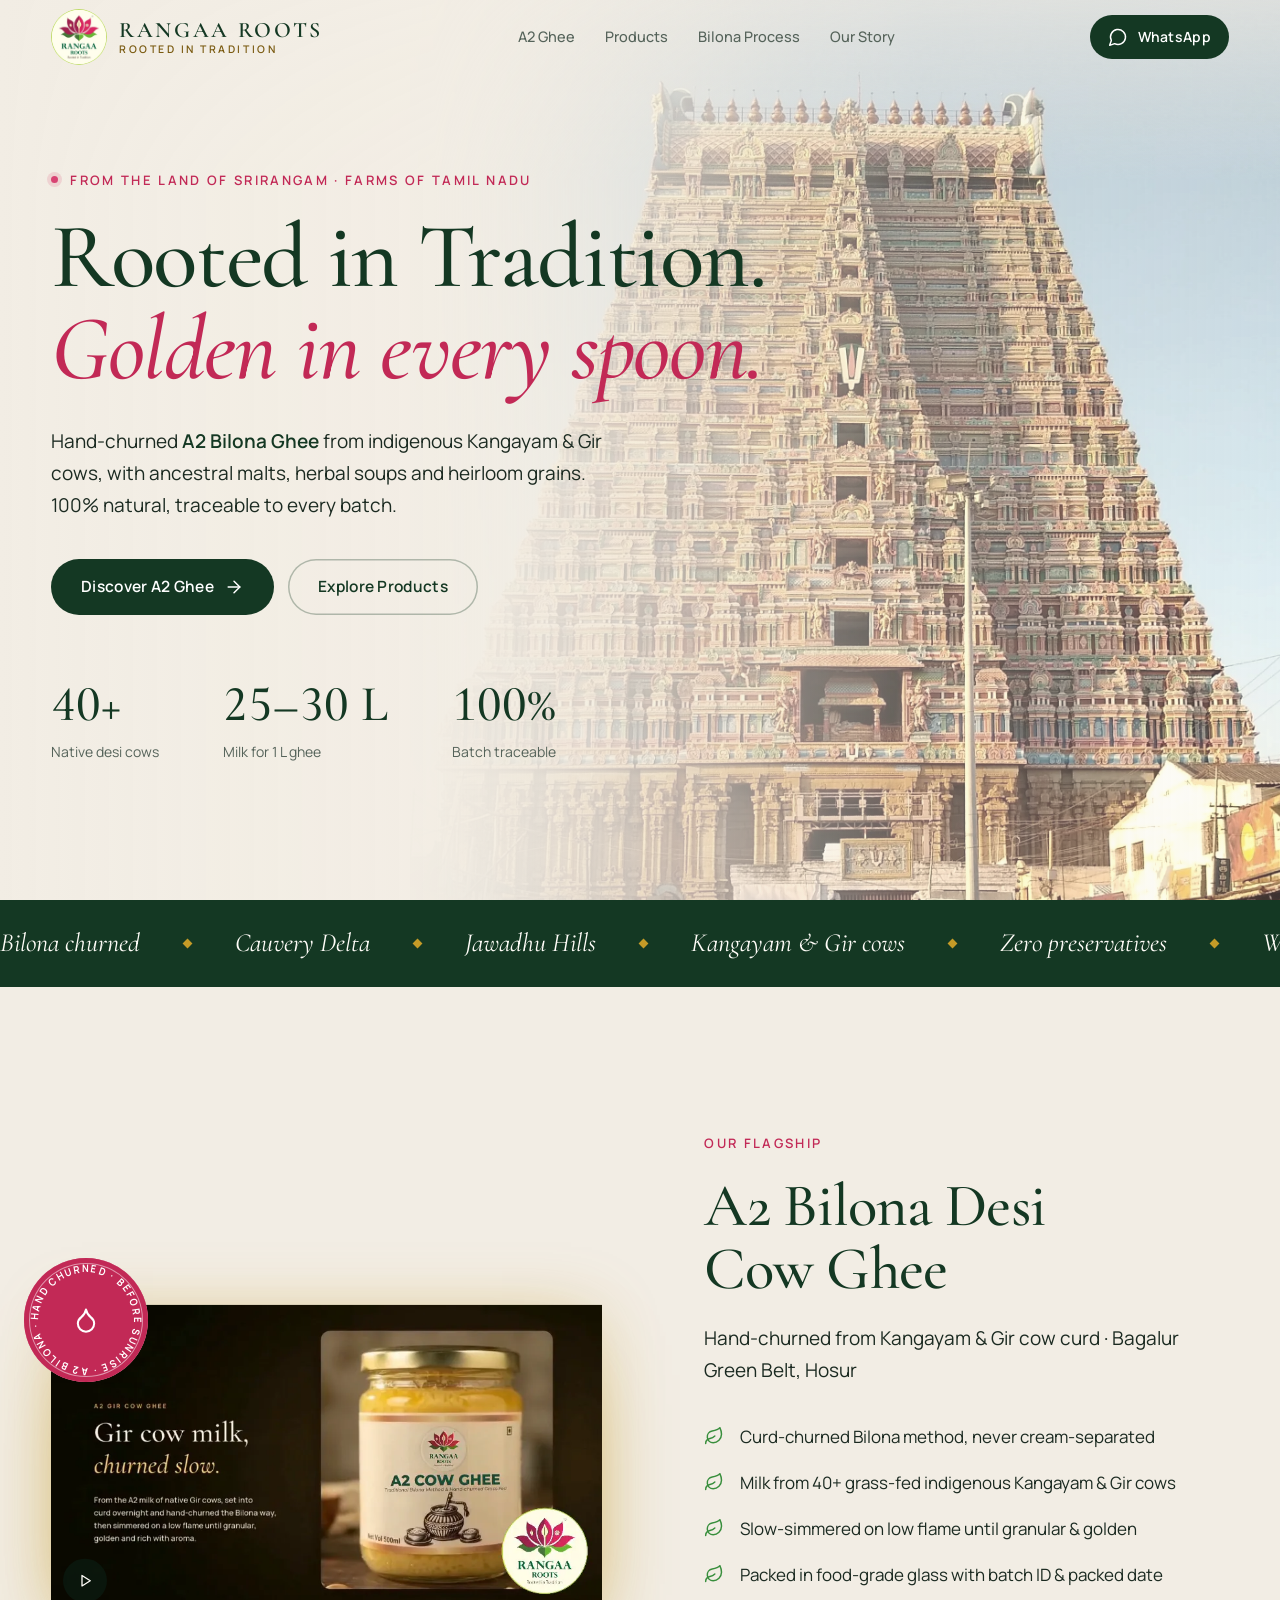
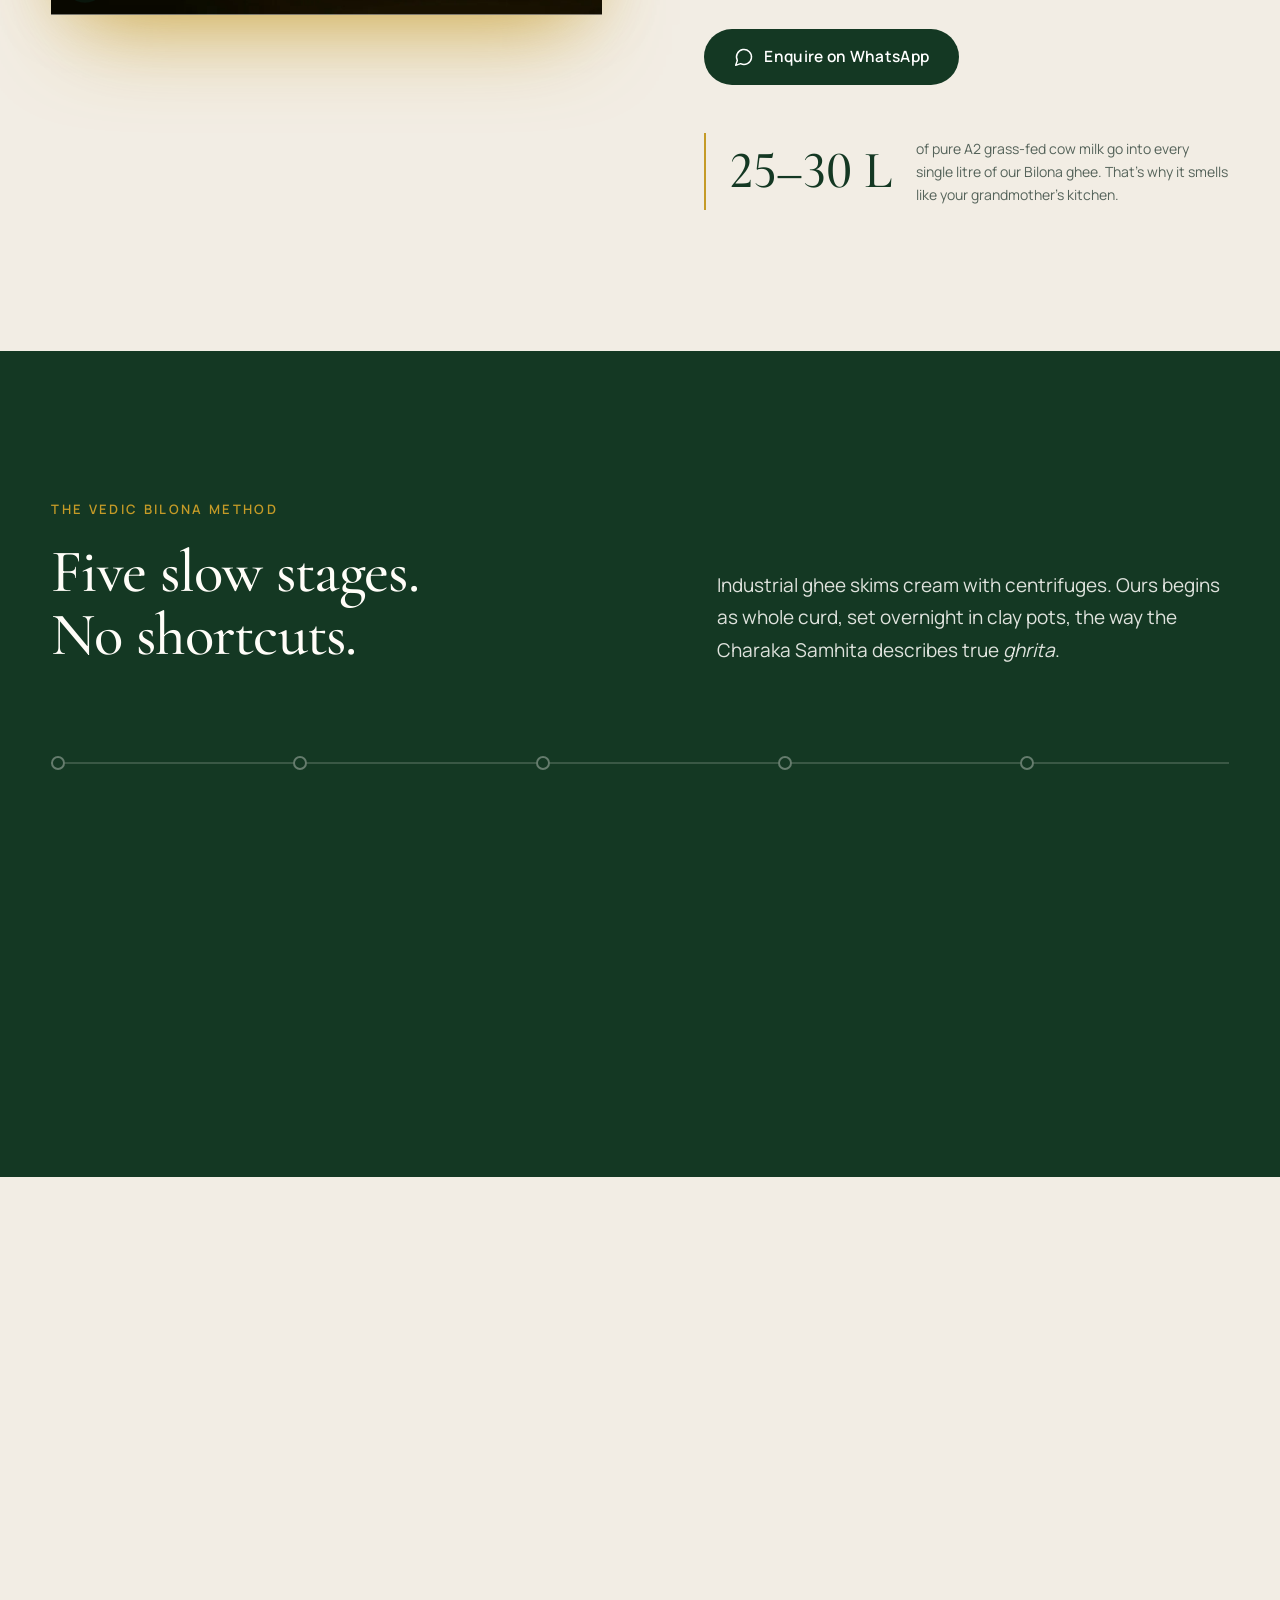
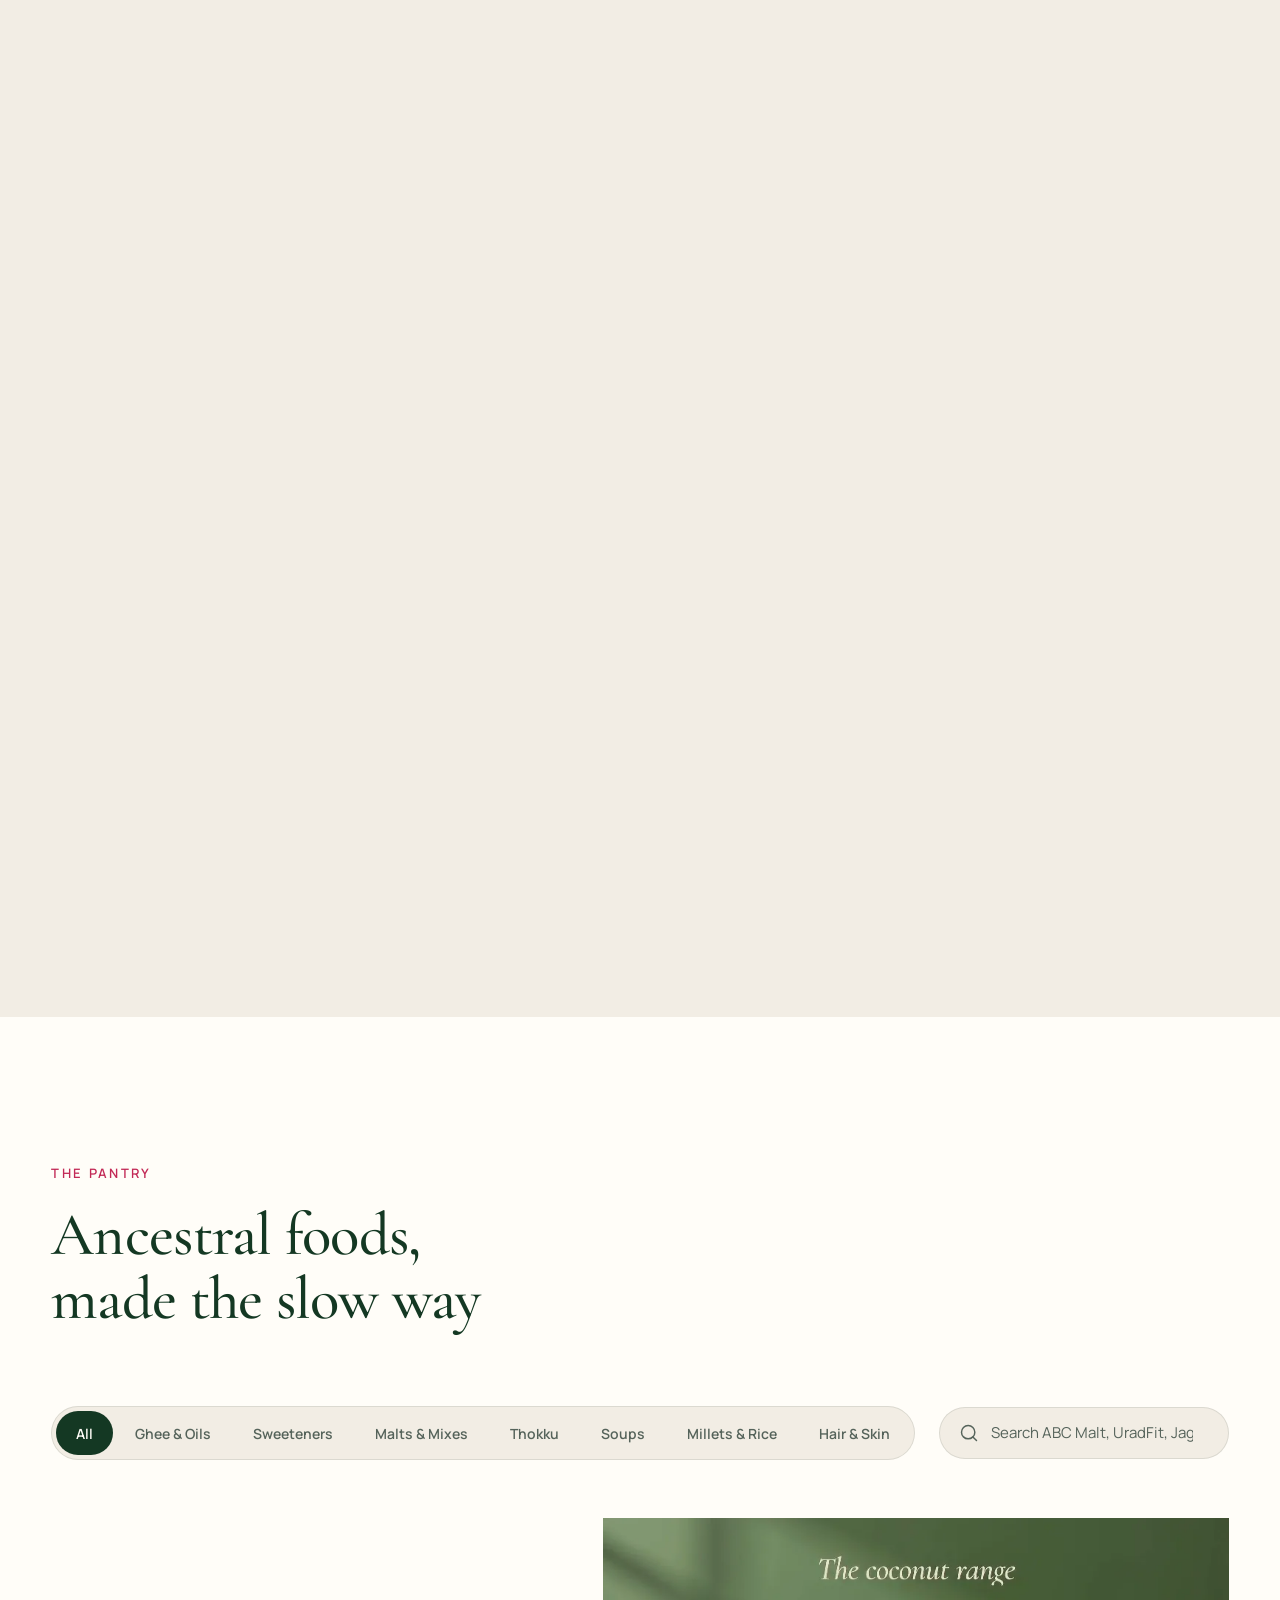
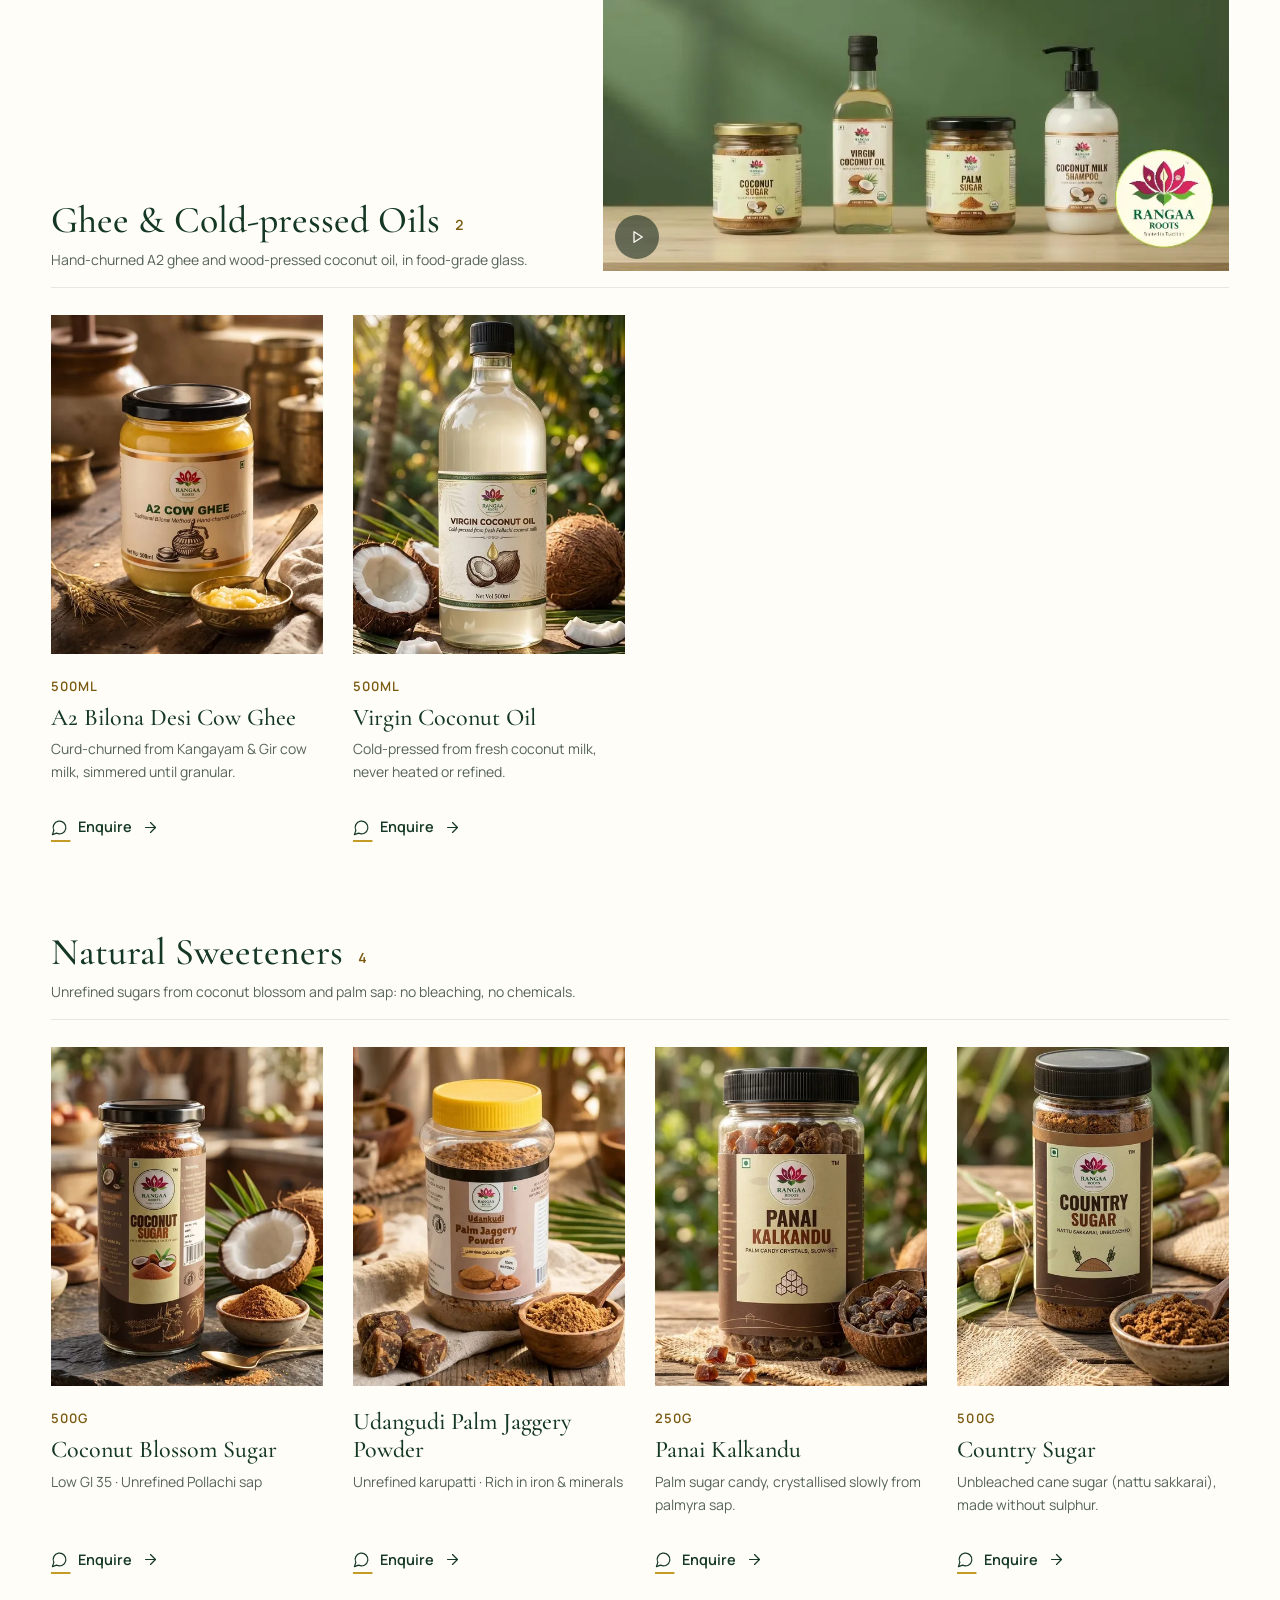
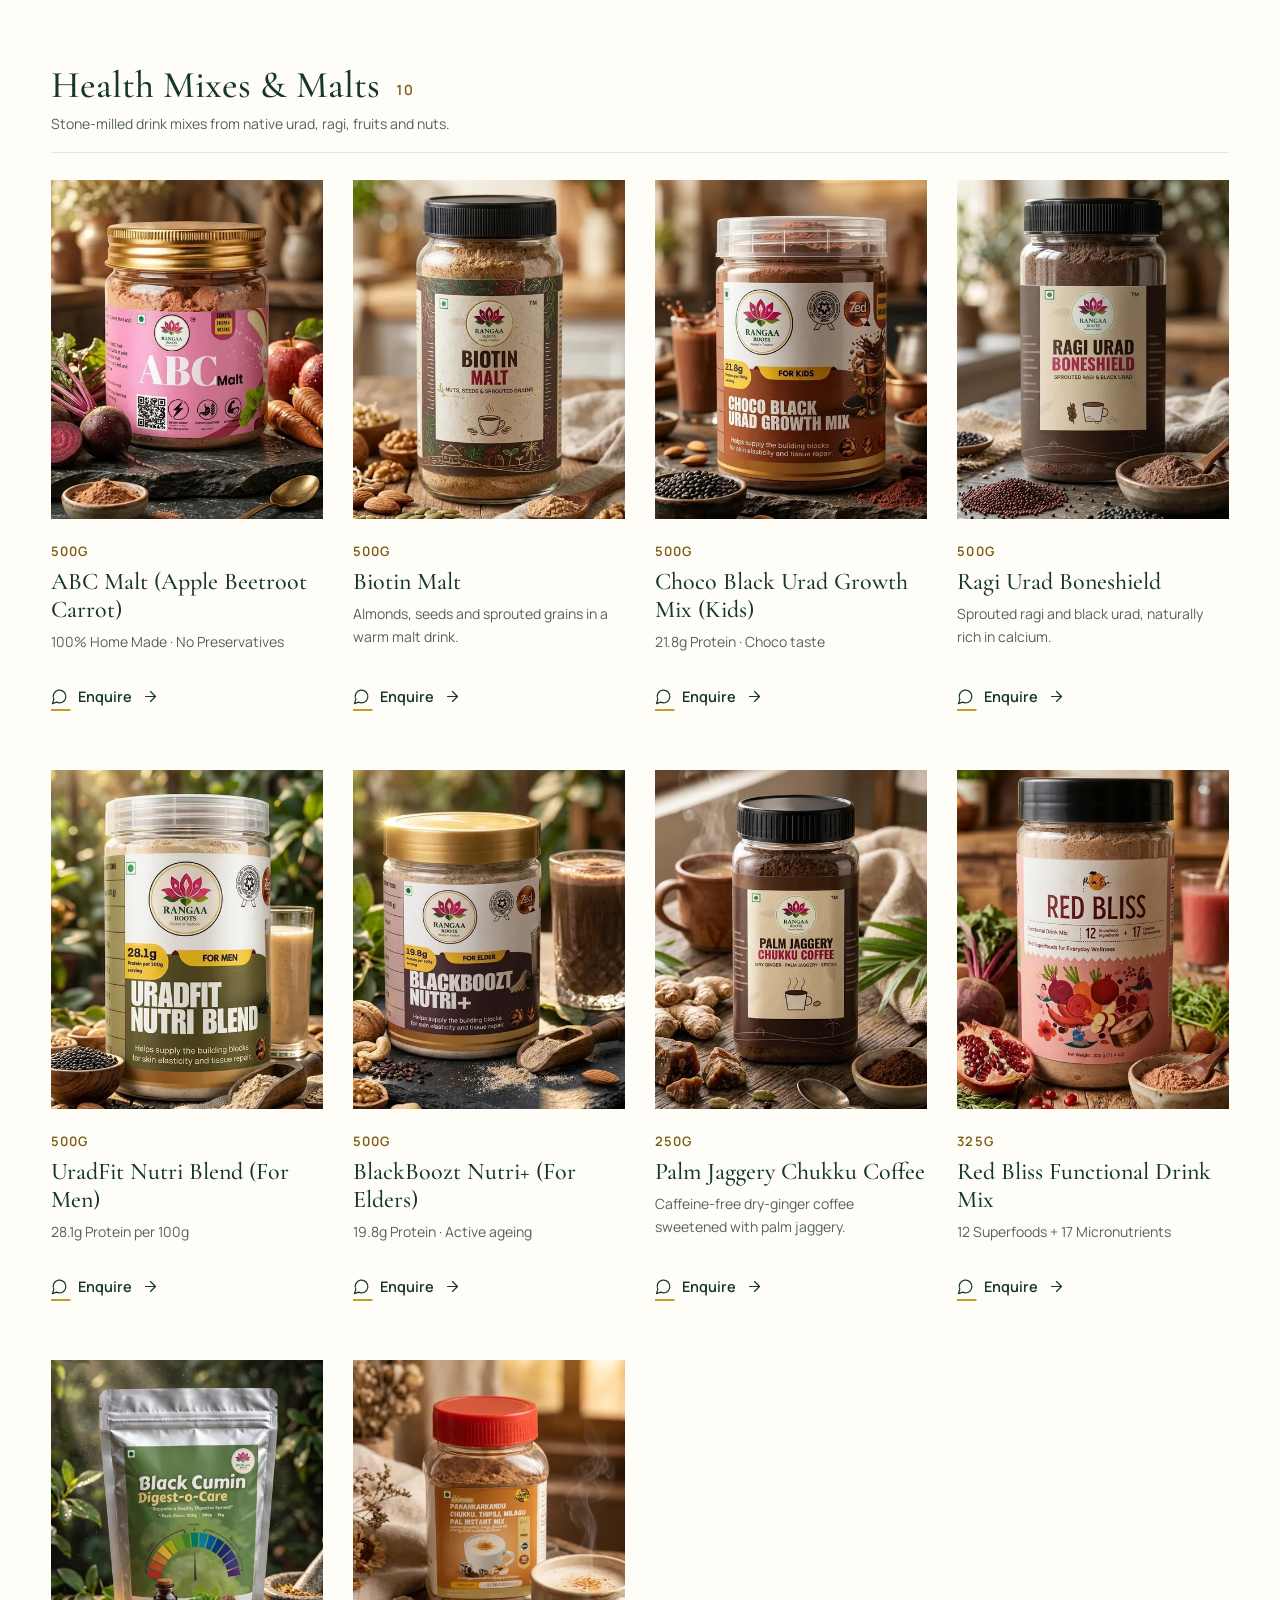
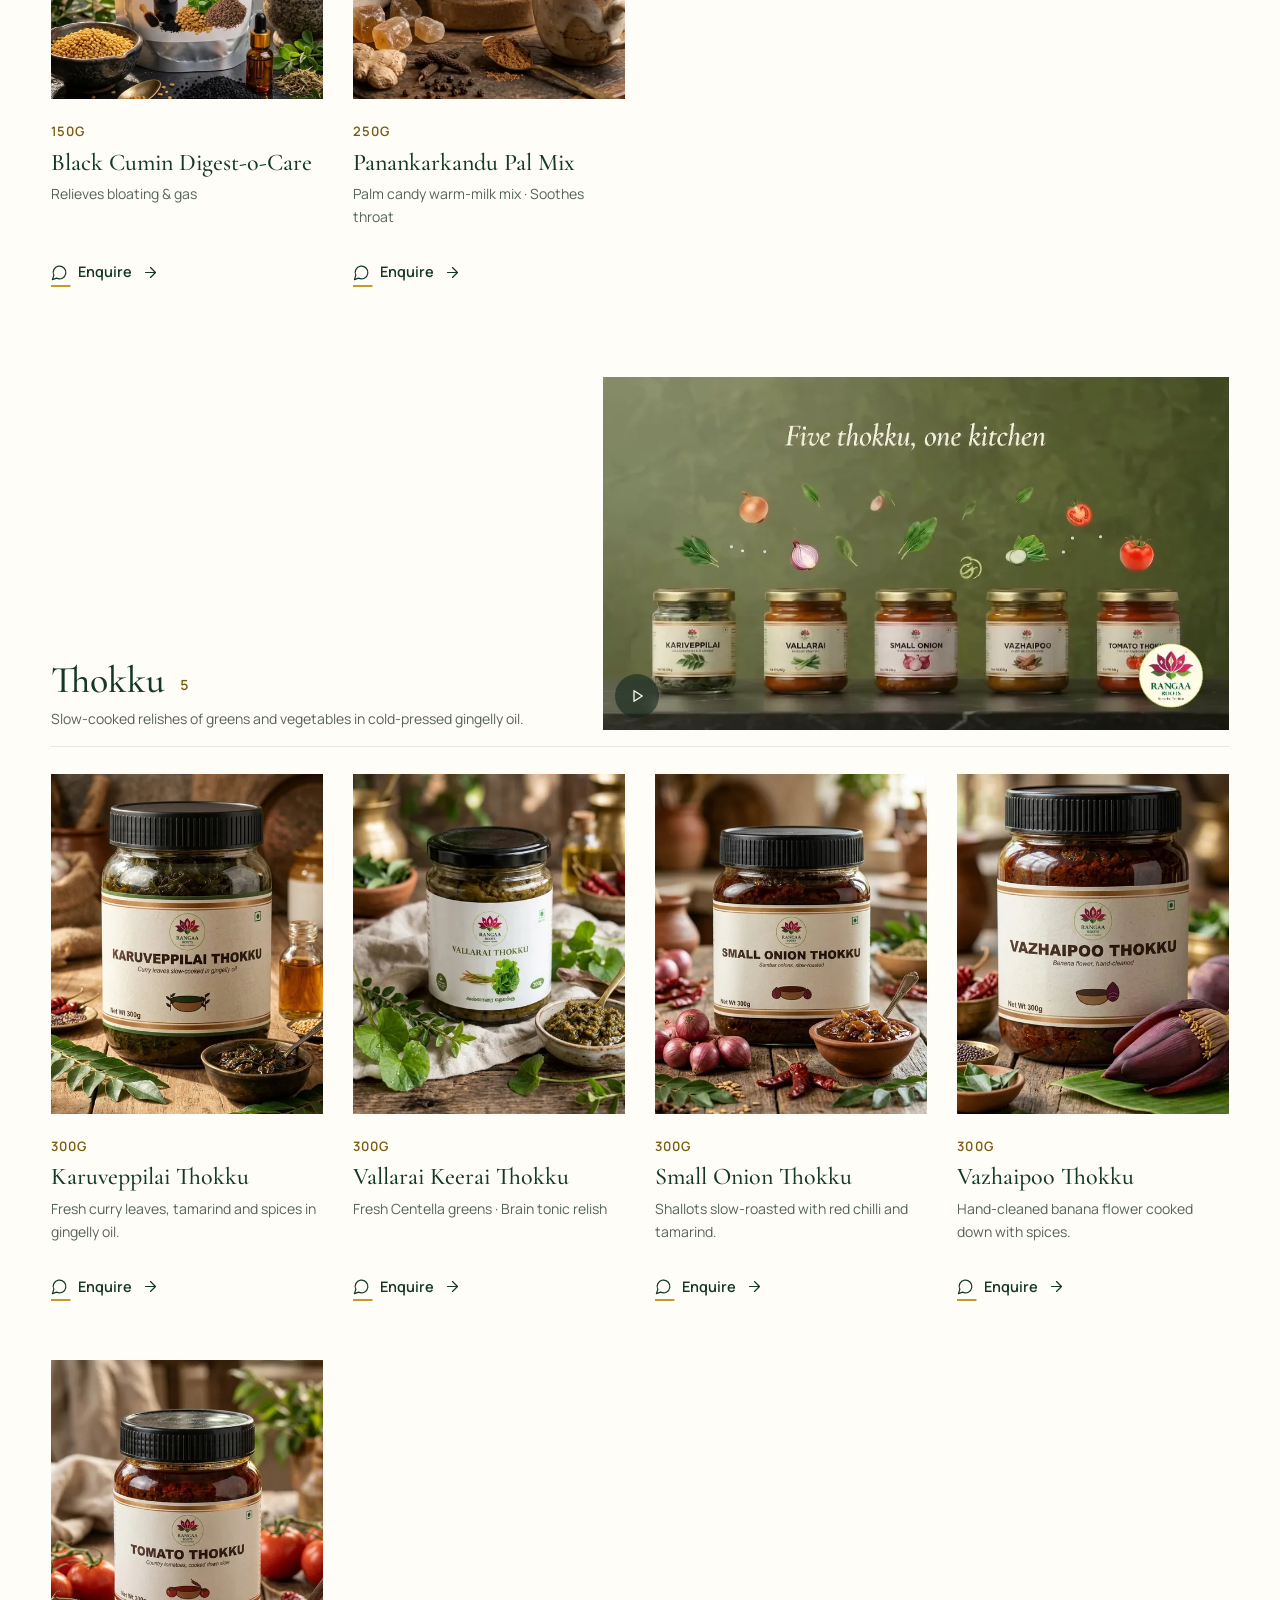
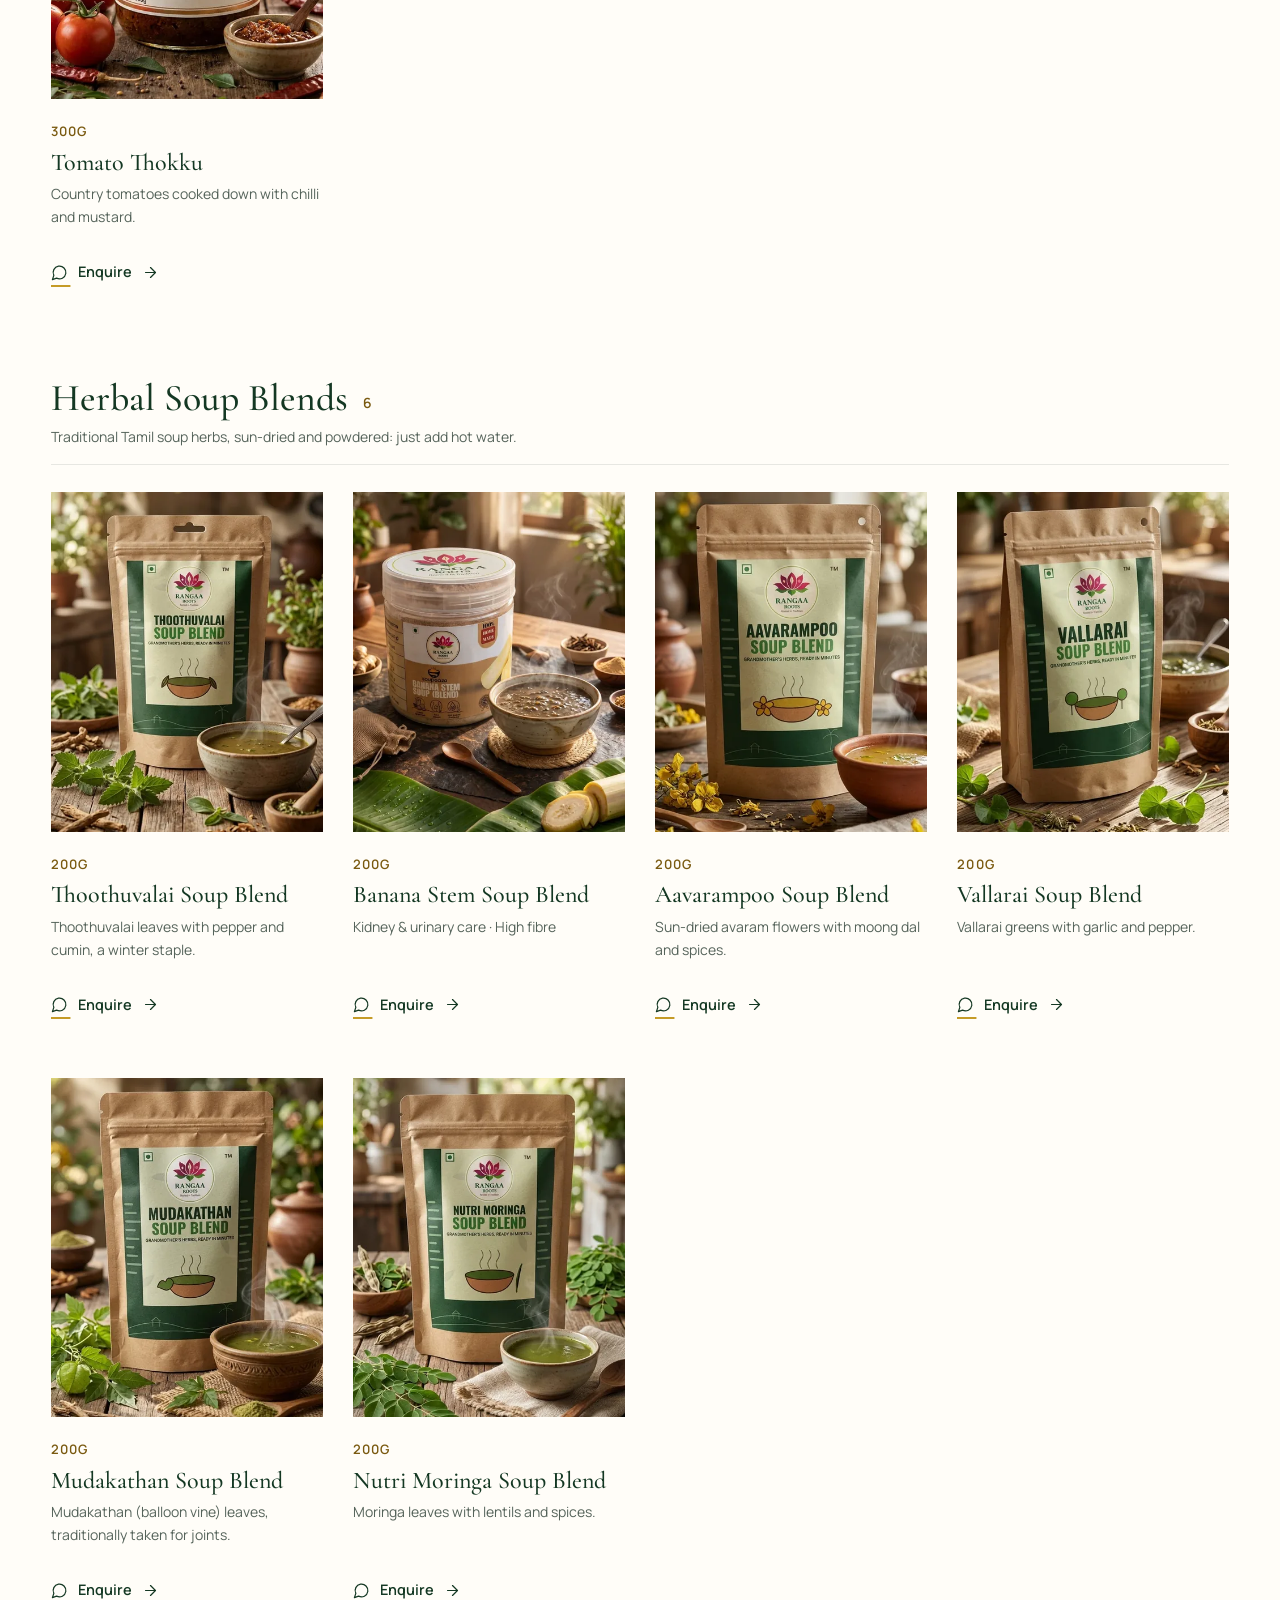
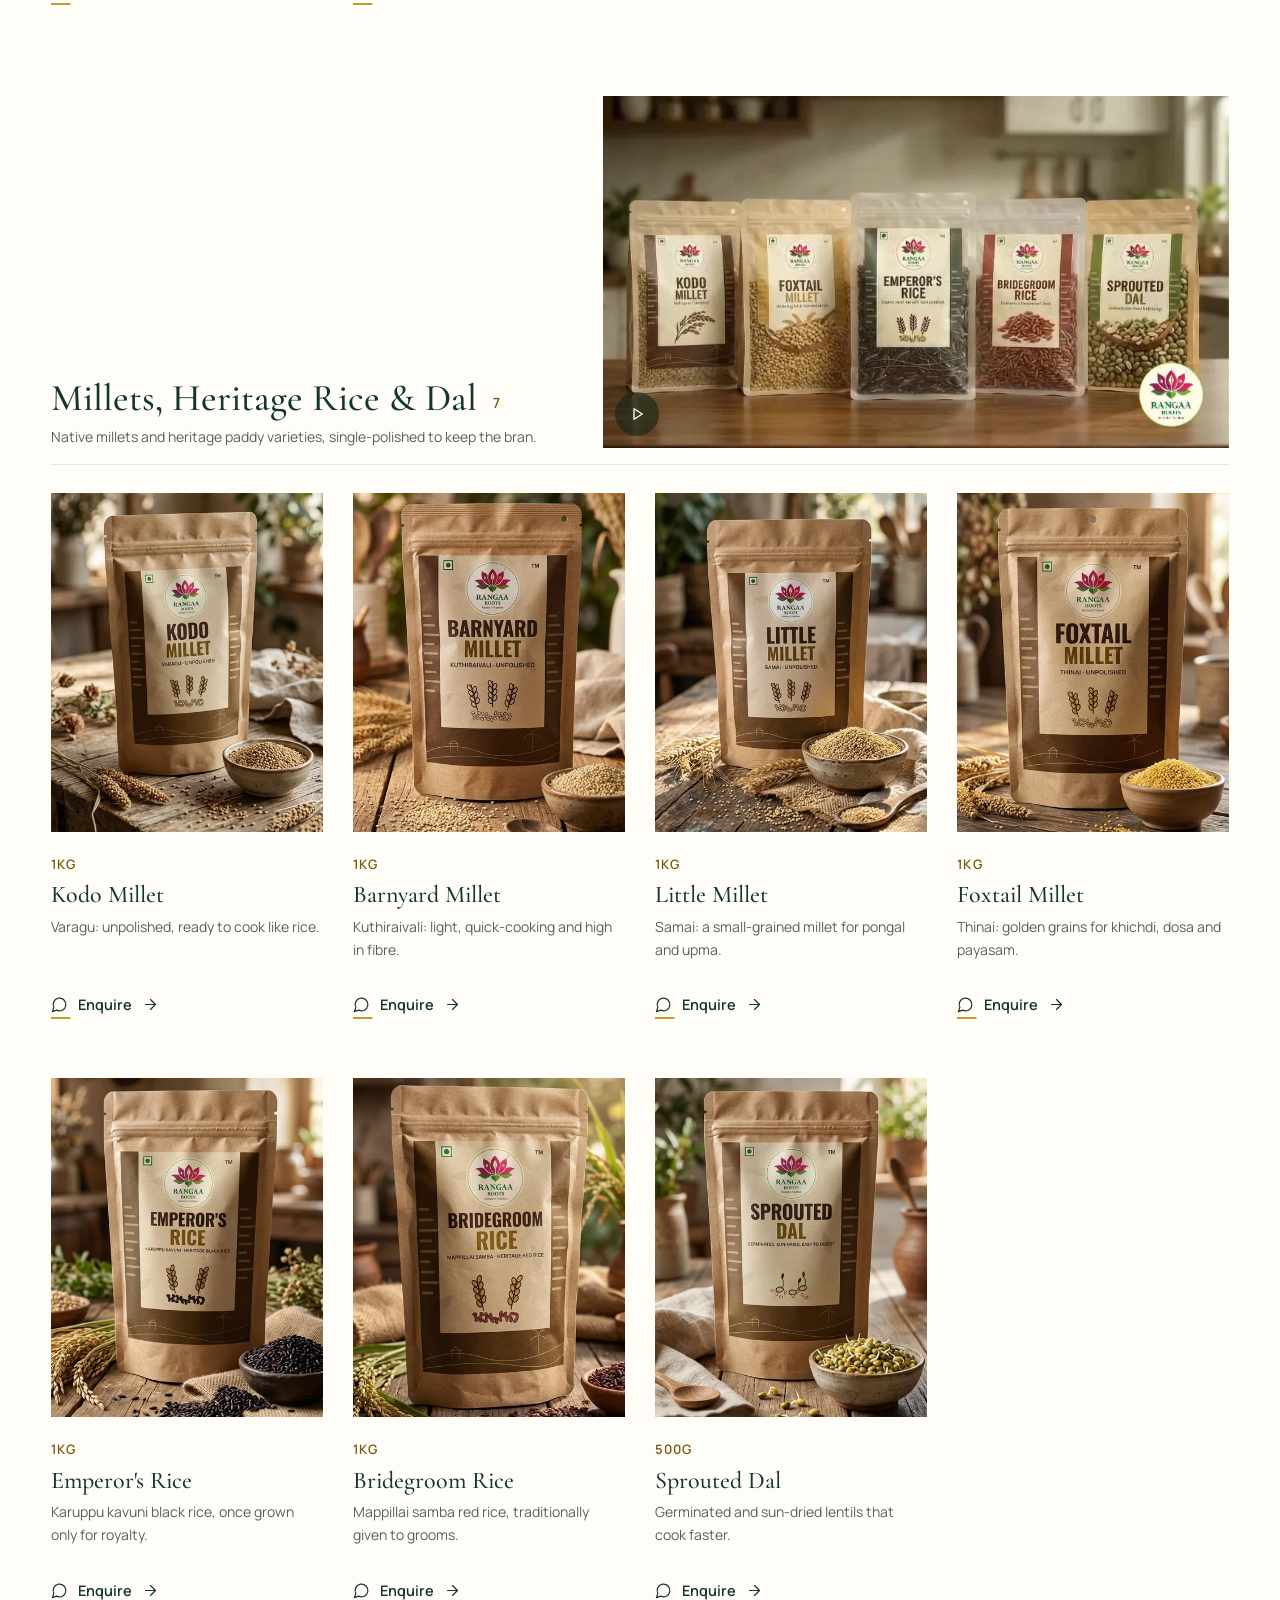
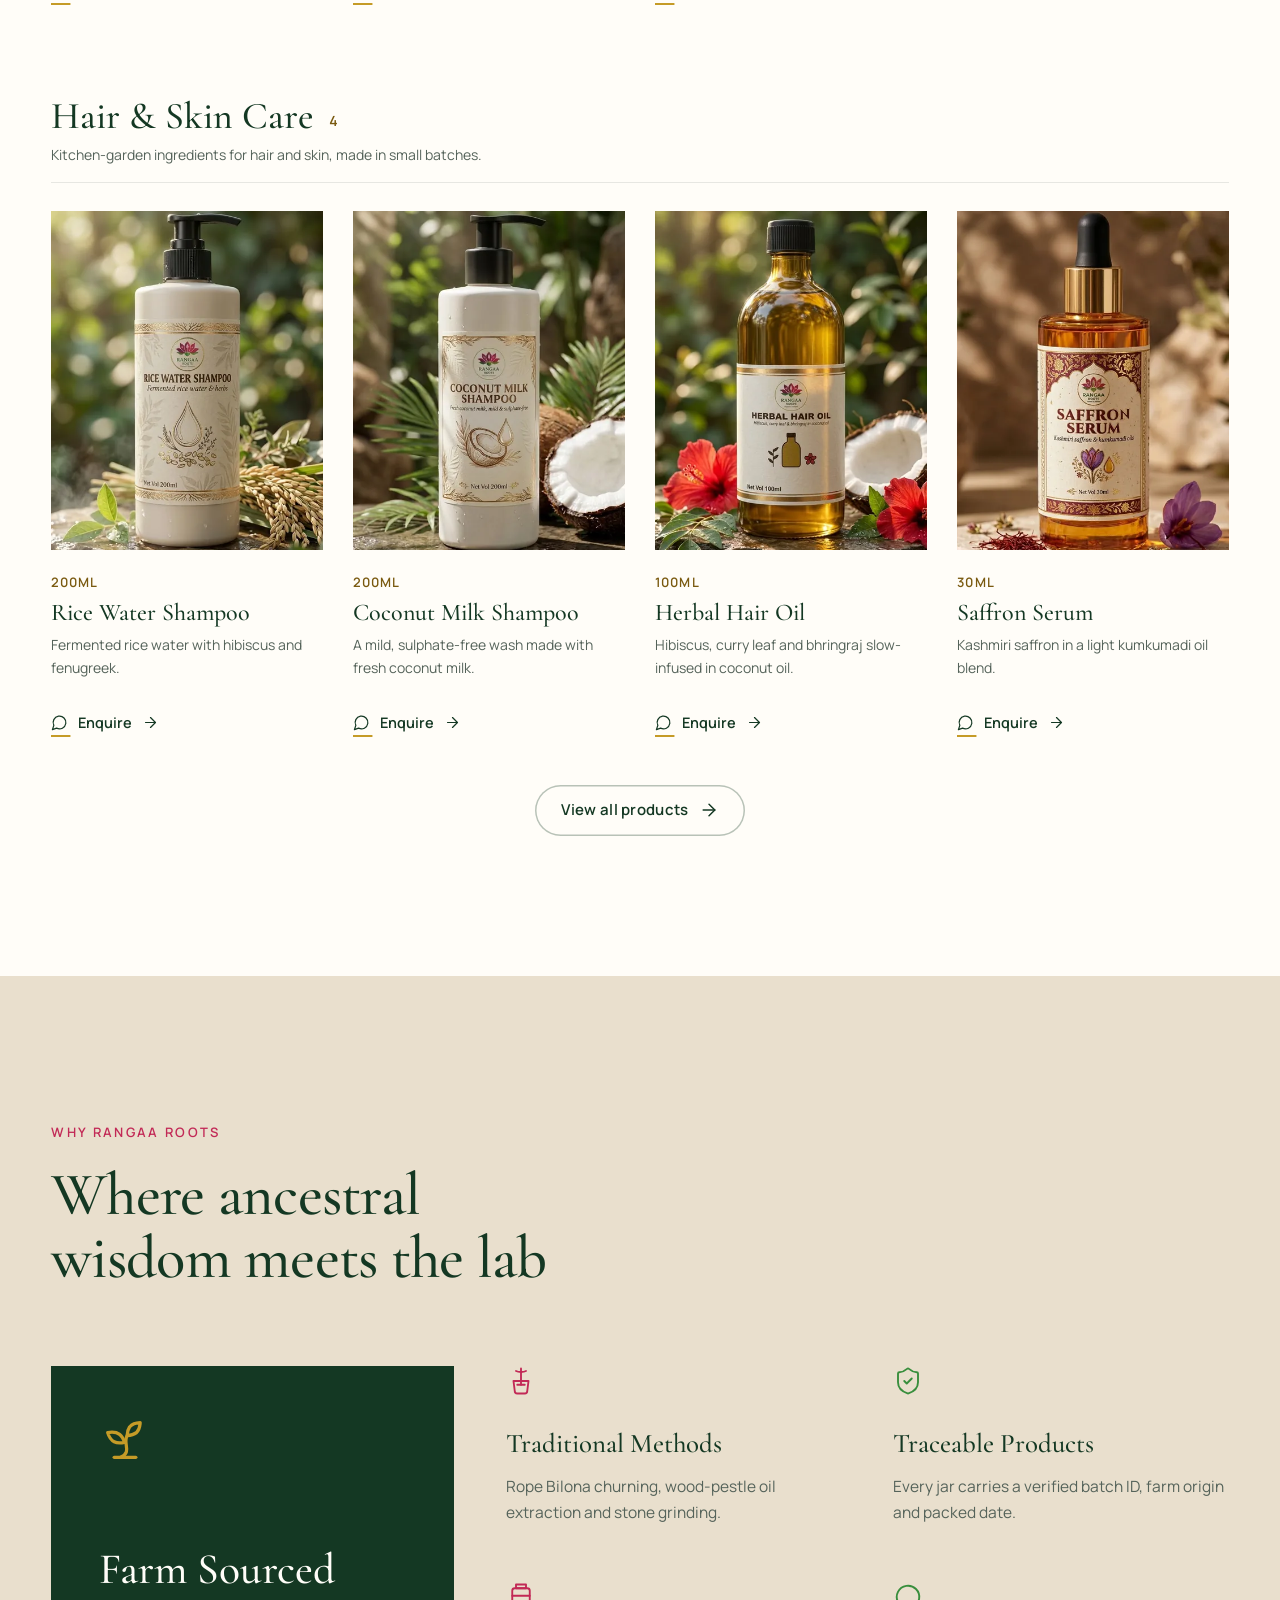
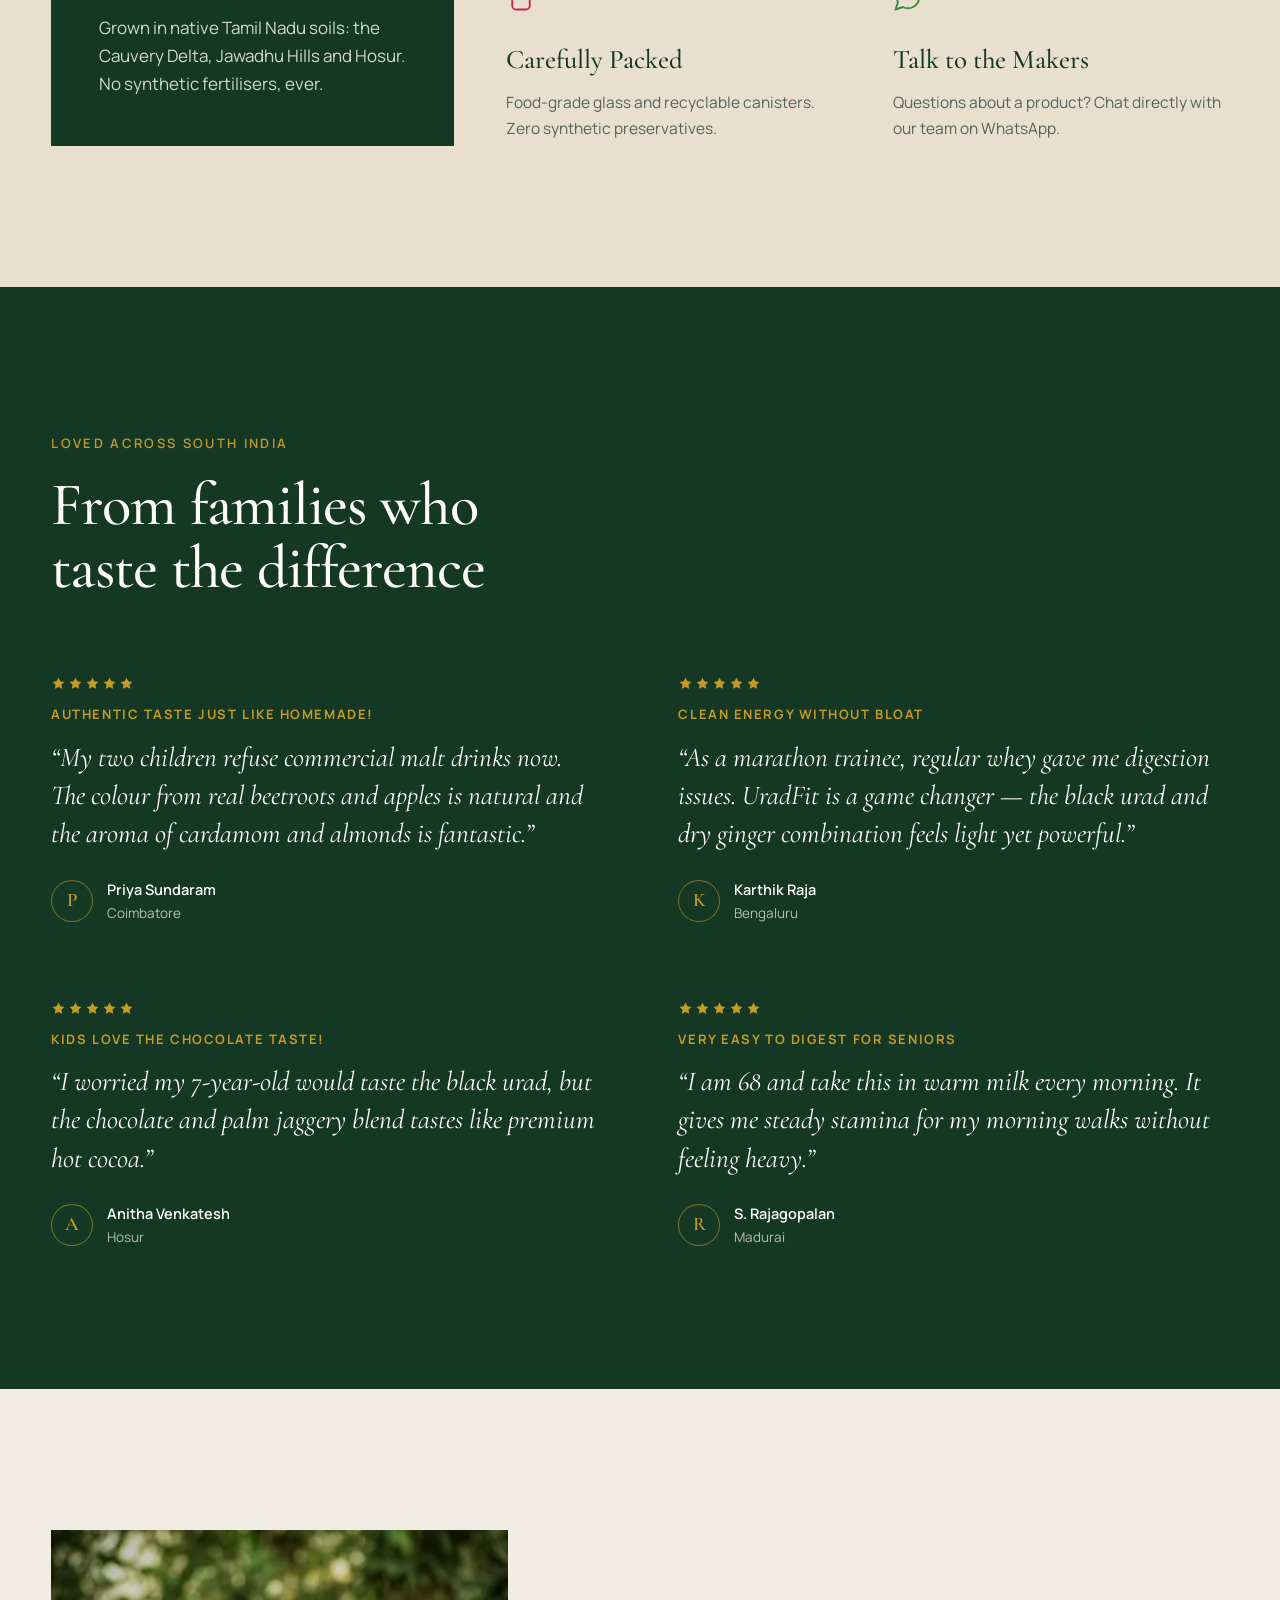
<file: index.html>
<!doctype html>
<html lang="en">
<head>
  <meta charset="UTF-8">
  <meta name="viewport" content="width=device-width, initial-scale=1">
  <title>Rangaa Roots | A2 Bilona Ghee & Traditional Organic Foods</title>
  <meta name="description" content="Rangaa Roots — rooted in tradition. Hand-churned A2 Bilona Ghee, functional malts, herbal soups and heritage grains from native Tamil Nadu farms. Traceable to every batch.">
  <meta name="theme-color" content="#143823">
  <meta property="og:title" content="Rangaa Roots | Rooted in Tradition">
  <meta property="og:description" content="Hand-churned A2 Bilona Ghee and traditional organic foods from native Tamil Nadu farms.">
  <meta property="og:image" content="assets/img/ghee-dabba.jpg">
  <link rel="icon" type="image/png" href="assets/img/favicon.png">
  <!-- set before first paint: CSS hides animated parts only while this class is on -->
  <script>if (!matchMedia("(prefers-reduced-motion: reduce)").matches) document.documentElement.classList.add("motion");
  // the intro film: first visit of a session, unless arriving at a deep link or saving data (?intro forces it)
  try { if (document.documentElement.classList.contains("motion") && !navigator.connection?.saveData && (/[?&]intro\b/.test(location.search) || (!location.hash && !sessionStorage.getItem("rr-intro")))) document.documentElement.classList.add("intro-on", "intro-through"); } catch (e) {}</script>
  <link rel="preload" as="image" href="assets/img/gopuram.webp" type="image/webp" media="(min-width: 921px)">
  <link rel="preload" as="image" href="assets/img/gopuram-1080.webp" type="image/webp" media="(max-width: 920px)">
  <link rel="preload" href="assets/fonts/cormorant-garamond-var-latin.woff2" as="font" type="font/woff2" crossorigin>
  <link rel="preload" href="assets/fonts/cormorant-garamond-italic-var-latin.woff2" as="font" type="font/woff2" crossorigin>
  <link rel="preload" href="assets/fonts/manrope-var-latin.woff2" as="font" type="font/woff2" crossorigin>
  <link rel="stylesheet" href="assets/vendor/lenis/lenis.css">
  <link rel="stylesheet" href="assets/css/styles.css?v=33">
</head>
<body>

<!-- Icon sprite (Lucide-style, 24px grid) -->
<svg width="0" height="0" style="position:absolute" aria-hidden="true">
  <defs>
    <symbol id="i-leaf" viewBox="0 0 24 24"><path d="M11 20A7 7 0 0 1 9.8 6.1C15.5 5 17 4.48 19 2c1 2 2 4.18 2 8 0 5.5-4.78 10-10 10Z"/><path d="M2 21c0-3 1.85-5.36 5.08-6C9.5 14.52 12 13 13 12"/></symbol>
    <symbol id="i-drop" viewBox="0 0 24 24"><path d="M12 22a7 7 0 0 0 7-7c0-2-1-3.9-3-5.5s-3.5-4-4-6.5c-.5 2.5-2 4.9-4 6.5C6 11.1 5 13 5 15a7 7 0 0 0 7 7z"/></symbol>
    <symbol id="i-wheat" viewBox="0 0 24 24"><path d="M2 22 16 8"/><path d="M3.47 12.53 5 11l1.53 1.53a3.5 3.5 0 0 1 0 4.94L5 19l-1.53-1.53a3.5 3.5 0 0 1 0-4.94Z"/><path d="M7.47 8.53 9 7l1.53 1.53a3.5 3.5 0 0 1 0 4.94L9 15l-1.53-1.53a3.5 3.5 0 0 1 0-4.94Z"/><path d="M11.47 4.53 13 3l1.53 1.53a3.5 3.5 0 0 1 0 4.94L13 11l-1.53-1.53a3.5 3.5 0 0 1 0-4.94Z"/><path d="M20 2h2v2a4 4 0 0 1-4 4h-2V6a4 4 0 0 1 4-4Z"/><path d="M11.47 17.47 13 19l-1.53 1.53a3.5 3.5 0 0 1-4.94 0L5 19l1.53-1.53a3.5 3.5 0 0 1 4.94 0Z"/><path d="M15.47 13.47 17 15l-1.53 1.53a3.5 3.5 0 0 1-4.94 0L9 15l1.53-1.53a3.5 3.5 0 0 1 4.94 0Z"/><path d="M19.47 9.47 21 11l-1.53 1.53a3.5 3.5 0 0 1-4.94 0L13 11l1.53-1.53a3.5 3.5 0 0 1 4.94 0Z"/></symbol>
    <symbol id="i-sprout" viewBox="0 0 24 24"><path d="M7 20h10"/><path d="M10 20c5.5-2.5.8-6.4 3-10"/><path d="M9.5 9.4c1.1.8 1.8 2.2 2.3 3.7-2 .4-3.5.4-4.8-.3-1.2-.6-2.3-1.9-3-4.2 2.8-.5 4.4 0 5.5.8z"/><path d="M14.1 6a7 7 0 0 0-1.1 4c1.9-.1 3.3-.6 4.3-1.4 1-1 1.6-2.3 1.7-4.6-2.7.1-4 1-4.9 2z"/></symbol>
    <symbol id="i-shield" viewBox="0 0 24 24"><path d="M20 13c0 5-3.5 7.5-7.66 8.95a1 1 0 0 1-.67-.01C7.5 20.5 4 18 4 13V6a1 1 0 0 1 1-1c2 0 4.5-1.2 6.24-2.72a1.17 1.17 0 0 1 1.52 0C14.51 3.81 17 5 19 5a1 1 0 0 1 1 1z"/><path d="m9 12 2 2 4-4"/></symbol>
    <symbol id="i-menu" viewBox="0 0 24 24"><path d="M4 8h16M4 16h16"/></symbol>
    <symbol id="i-close" viewBox="0 0 24 24"><path d="M6 6l12 12M18 6 6 18"/></symbol>
    <symbol id="i-arrow" viewBox="0 0 24 24"><path d="M5 12h14"/><path d="m12 5 7 7-7 7"/></symbol>
    <symbol id="i-chat" viewBox="0 0 24 24"><path d="M7.9 20A9 9 0 1 0 4 16.1L2 22Z"/></symbol>
    <symbol id="i-search" viewBox="0 0 24 24"><circle cx="11" cy="11" r="8"/><path d="m21 21-4.3-4.3"/></symbol>
    <symbol id="i-flame" viewBox="0 0 24 24"><path d="M8.5 14.5A2.5 2.5 0 0 0 11 12c0-1.38-.5-2-1-3-1.07-2.14-.22-4.05 2-6 .5 2.5 2 4.9 4 6.5 2 1.6 3 3.5 3 5.5a7 7 0 1 1-14 0c0-1.15.43-2.29 1-3a2.5 2.5 0 0 0 2.5 2.5z"/></symbol>
    <symbol id="i-sun" viewBox="0 0 24 24"><circle cx="12" cy="12" r="4"/><path d="M12 2v2M12 20v2M4.93 4.93l1.41 1.41M17.66 17.66l1.41 1.41M2 12h2M20 12h2M6.34 17.66l-1.41 1.41M19.07 4.93l-1.41 1.41"/></symbol>
    <symbol id="i-jar" viewBox="0 0 24 24"><path d="M8 2h8v3H8z"/><path d="M7 5h10a2 2 0 0 1 2 2v12a3 3 0 0 1-3 3H8a3 3 0 0 1-3-3V7a2 2 0 0 1 2-2z"/><path d="M5 11h14"/></symbol>
    <symbol id="i-pot" viewBox="0 0 24 24"><path d="M5 9h14l-1.5 9a3 3 0 0 1-3 2.5h-5a3 3 0 0 1-3-2.5z"/><path d="M8 9a4 4 0 0 1 8 0"/><path d="M3 9h18"/></symbol>
    <symbol id="i-churn" viewBox="0 0 24 24"><path d="M12 2v13"/><path d="M8 4c2 1 6 1 8 0"/><path d="M6 12h12l-1 8a2 2 0 0 1-2 2H9a2 2 0 0 1-2-2z"/><path d="M9 15h6"/></symbol>
    <symbol id="i-pause" viewBox="0 0 24 24"><path d="M9 5v14M15 5v14"/></symbol>
    <symbol id="i-play" viewBox="0 0 24 24"><path d="M8 5v14l11-7z"/></symbol>
    <symbol id="i-star" viewBox="0 0 24 24"><path fill="currentColor" stroke="none" d="M12 2.5l2.94 5.96 6.56.95-4.75 4.63 1.12 6.54L12 17.5l-5.87 3.08 1.12-6.54L2.5 9.41l6.56-.95z"/></symbol>
  </defs>
</svg>

<!-- ============ INTRO FILM (shown by the head script; removed by intro.js when not needed) ============ -->
<div class="intro" id="intro">
  <video class="intro__video" id="introVideo" poster="assets/video/intro-poster.webp" muted playsinline preload="auto" aria-hidden="true"></video>
</div>
<script src="assets/js/intro.js?v=3"></script>

<a class="skip" href="#main">Skip to content</a>
<div class="progress" id="progress" aria-hidden="true"></div>

<!-- ============ HEADER ============ -->
<header class="nav" id="nav">
  <div class="nav__inner container">
    <a class="brand" href="#top">
      <img src="assets/img/logo-round-240.webp" alt="" width="56" height="56">
      <span class="brand__text"><b>RANGAA ROOTS</b><small>Rooted in Tradition</small></span>
    </a>
    <nav class="nav__links" id="navLinks" aria-label="Primary">
      <a href="#ghee" style="--i:0">A2 Ghee</a>
      <a href="#shop" style="--i:1">Products</a>
      <a href="#process" style="--i:2">Bilona Process</a>
      <a href="#story" style="--i:3">Our Story</a>
      <span class="nav__ink" id="navInk" aria-hidden="true"></span>
    </nav>
    <div class="nav__actions">
      <a class="btn btn--primary btn--sm hide-sm" href="https://wa.me/919597927712" target="_blank" rel="noopener">
        <svg class="ic" aria-hidden="true"><use href="#i-chat"/></svg> WhatsApp
      </a>
      <button class="icon-btn menu-btn" id="menuBtn" aria-label="Open menu" aria-expanded="false" aria-controls="navLinks">
        <svg class="ic ic--menu" aria-hidden="true"><use href="#i-menu"/></svg>
        <svg class="ic ic--close" aria-hidden="true"><use href="#i-close"/></svg>
      </button>
    </div>
  </div>
</header>

<main id="main">

<!-- ============ HERO ============ -->
<section class="hero" id="top">
  <div class="hero__media" id="heroMedia">
    <div class="hero__bg" id="heroBg" role="img" aria-label="The Rajagopuram of Sri Ranganathaswamy Temple, Srirangam"></div>
  </div>
  <div class="hero__veil"></div>

  <div class="hero__inner container">
    <div class="hero__copy">
      <p class="eyebrow"><span class="dot"></span> From the land of Srirangam · Farms of Tamil Nadu</p>
      <h1 class="hero__title">
        <span class="line"><span class="line__i">Rooted in Tradition.</span></span>
        <em class="line"><span class="line__i">Golden in every spoon.</span></em>
      </h1>
      <p class="hero__lead">Hand-churned <strong>A2 Bilona Ghee</strong> from indigenous Kangayam &amp; Gir cows, with ancestral malts, herbal soups and heirloom grains. 100% natural, traceable to every batch.</p>
      <div class="hero__cta">
        <a class="btn btn--primary btn--lg" href="#ghee" data-magnetic>Discover A2 Ghee <svg class="ic" aria-hidden="true"><use href="#i-arrow"/></svg></a>
        <a class="btn btn--paper btn--lg" href="#shop" data-magnetic>Explore Products</a>
      </div>
      <dl class="hero__stats">
        <div class="stat"><dt data-count="40" data-suffix="+">40+</dt><dd>Native desi cows</dd></div>
        <div class="stat"><dt data-count="25,30" data-join="–" data-suffix=" L">25–30 L</dt><dd>Milk for 1 L ghee</dd></div>
        <div class="stat"><dt data-count="100" data-suffix="%">100%</dt><dd>Batch traceable</dd></div>
      </dl>
    </div>
  </div>
</section>

<!-- ============ MARQUEE ============ -->
<div class="marquee" id="marquee" aria-hidden="true">
  <div class="marquee__track">
    <div class="marquee__group"><span>Bilona churned</span><i></i><span>Cauvery Delta</span><i></i><span>Jawadhu Hills</span><i></i><span>Kangayam &amp; Gir cows</span><i></i><span>Zero preservatives</span><i></i><span>Wood-pressed oils</span><i></i><span>Hosur, Tamil Nadu</span><i></i></div>
    <div class="marquee__group"><span>Bilona churned</span><i></i><span>Cauvery Delta</span><i></i><span>Jawadhu Hills</span><i></i><span>Kangayam &amp; Gir cows</span><i></i><span>Zero preservatives</span><i></i><span>Wood-pressed oils</span><i></i><span>Hosur, Tamil Nadu</span><i></i></div>
  </div>
</div>

<!-- ============ FLAGSHIP GHEE ============ -->
<section class="section ghee" id="ghee">
  <div class="container ghee__grid">
    <div class="ghee__media">
      <div class="ghee__frame" data-glow data-parallax="6">
        <div class="ghee__img film" data-film>
          <video src="assets/video/ghee.mp4" poster="assets/video/ghee-poster.webp" muted loop playsinline preload="none" width="848" height="478" aria-label="Golden ghee poured into a glass jar, then the Rangaa Roots A2 Cow Ghee jar with its lid being closed"></video>
          <button class="film__toggle" type="button" aria-label="Play video"><svg class="ic film__pause" aria-hidden="true"><use href="#i-pause"/></svg><svg class="ic film__play" aria-hidden="true"><use href="#i-play"/></svg></button>
        </div>
      </div>
      <div class="ghee__seal" aria-hidden="true">
        <svg viewBox="0 0 120 120"><defs><path id="seal" d="M60 60m-46 0a46 46 0 1 1 92 0a46 46 0 1 1-92 0"/></defs><text><textPath href="#seal" textLength="286" lengthAdjust="spacingAndGlyphs">HAND CHURNED · BEFORE SUNRISE · A2 BILONA ·</textPath></text></svg>
        <svg class="ic"><use href="#i-drop"/></svg>
      </div>
    </div>

    <div class="ghee__info">
      <p class="eyebrow" data-reveal>Our Flagship</p>
      <h2 class="h2" id="gheeName" data-reveal>A2 Bilona Desi Cow Ghee</h2>
      <p class="ghee__sub" id="gheeSub" data-reveal></p>

      <ul class="checks" id="gheeFeatures"></ul>

      <a class="btn btn--primary btn--lg" id="gheeWa" target="_blank" rel="noopener" data-magnetic data-reveal><svg class="ic" aria-hidden="true"><use href="#i-chat"/></svg> Enquire on WhatsApp</a>

      <div class="fact" data-reveal>
        <b>25–30 L</b>
        <span>of pure A2 grass-fed cow milk go into every single litre of our Bilona ghee. That's why it smells like your grandmother's kitchen.</span>
      </div>
    </div>
  </div>
</section>

<!-- ============ BILONA PROCESS ============ -->
<section class="section process" id="process">
  <div class="container process__inner">
    <header class="process__head">
      <div>
        <p class="eyebrow eyebrow--light" data-reveal>The Vedic Bilona Method</p>
        <h2 class="h2" data-reveal>Five slow stages. No shortcuts.</h2>
      </div>
      <p data-reveal>Industrial ghee skims cream with centrifuges. Ours begins as whole curd, set overnight in clay pots, the way the Charaka Samhita describes true <em>ghrita</em>.</p>
    </header>
    <div class="process__track">
      <div class="process__line" aria-hidden="true"><span class="process__fill"></span></div>
      <ol class="steps">
        <li class="step"><span class="step__dot" aria-hidden="true"><i></i></span><span class="step__n">01</span><svg class="ic" aria-hidden="true"><use href="#i-drop"/></svg><h3>Fresh A2 Milk</h3><p>Morning milk from free-grazing Kangayam &amp; Gir cows, gently boiled.</p></li>
        <li class="step"><span class="step__dot" aria-hidden="true"><i></i></span><span class="step__n">02</span><svg class="ic" aria-hidden="true"><use href="#i-pot"/></svg><h3>Clay-Pot Curd</h3><p>Cultured overnight in earthen pots. Fermentation pre-digests lactose.</p></li>
        <li class="step"><span class="step__dot" aria-hidden="true"><i></i></span><span class="step__n">03</span><svg class="ic" aria-hidden="true"><use href="#i-churn"/></svg><h3>Bilona Churn</h3><p>Two-way wooden <em>mathu</em> churning before sunrise, while the air is cool.</p></li>
        <li class="step"><span class="step__dot" aria-hidden="true"><i></i></span><span class="step__n">04</span><svg class="ic" aria-hidden="true"><use href="#i-sun"/></svg><h3>Makkhan</h3><p>Cultured butter is gathered by hand, preserving its delicate lipids.</p></li>
        <li class="step"><span class="step__dot" aria-hidden="true"><i></i></span><span class="step__n">05</span><svg class="ic" aria-hidden="true"><use href="#i-flame"/></svg><h3>Slow Simmer</h3><p>Heated on low flame until granular, aromatic and deep golden.</p></li>
      </ol>
    </div>
  </div>
</section>

<!-- ============ PRODUCTS ============ -->
<section class="section shop" id="shop">
  <div class="container">
    <header class="section__head">
      <p class="eyebrow" data-reveal>The Pantry</p>
      <h2 class="h2" data-reveal>Ancestral foods, made the slow way</h2>
    </header>
    <div class="tabs" data-reveal>
      <div class="chips" id="chips" role="tablist" aria-label="Filter by category">
        <span class="chips__indicator" id="chipIndicator" aria-hidden="true"></span>
      </div>
      <label class="search">
        <span class="sr-only">Search products</span>
        <svg class="ic" aria-hidden="true"><use href="#i-search"/></svg>
        <input type="search" id="search" placeholder="Search ABC Malt, UradFit, Jaggery…" autocomplete="off">
      </label>
    </div>
    <div class="grid" id="grid" aria-live="polite"></div>
    <p class="empty" id="empty" hidden>No products match your search. Try “malt” or “soup”.</p>
    <p class="shop__all"><a class="btn btn--paper" href="products.html">View all products <svg class="ic" aria-hidden="true"><use href="#i-arrow"/></svg></a></p>
  </div>
</section>

<!-- ============ WHY ============ -->
<section class="section why">
  <div class="container">
    <header class="section__head" data-reveal>
      <p class="eyebrow">Why Rangaa Roots</p>
      <h2 class="h2">Where ancestral wisdom meets the lab</h2>
    </header>
    <div class="why__grid">
      <article class="why__card why__card--lg" data-reveal>
        <svg class="ic" aria-hidden="true"><use href="#i-sprout"/></svg>
        <h3>Farm Sourced</h3>
        <p>Grown in native Tamil Nadu soils: the Cauvery Delta, Jawadhu Hills and Hosur. No synthetic fertilisers, ever.</p>
      </article>
      <article class="why__card" data-reveal><svg class="ic" aria-hidden="true"><use href="#i-churn"/></svg><h3>Traditional Methods</h3><p>Rope Bilona churning, wood-pestle oil extraction and stone grinding.</p></article>
      <article class="why__card" data-reveal><svg class="ic" aria-hidden="true"><use href="#i-shield"/></svg><h3>Traceable Products</h3><p>Every jar carries a verified batch ID, farm origin and packed date.</p></article>
      <article class="why__card" data-reveal><svg class="ic" aria-hidden="true"><use href="#i-jar"/></svg><h3>Carefully Packed</h3><p>Food-grade glass and recyclable canisters. Zero synthetic preservatives.</p></article>
      <article class="why__card" data-reveal><svg class="ic" aria-hidden="true"><use href="#i-chat"/></svg><h3>Talk to the Makers</h3><p>Questions about a product? Chat directly with our team on WhatsApp.</p></article>
    </div>
  </div>
</section>

<!-- ============ REVIEWS ============ -->
<section class="section reviews">
  <div class="container">
    <header class="section__head">
      <p class="eyebrow eyebrow--light" data-reveal>Loved across South India</p>
      <h2 class="h2" data-reveal>From families who taste the difference</h2>
    </header>
    <div class="reviews__row" id="reviews"></div>
  </div>
</section>

<!-- ============ STORY ============ -->
<section class="section story" id="story">
  <div class="container story__grid">
    <figure class="story__photo">
      <div class="story__frame" data-curtain><picture><source srcset="assets/img/products/founder-g-aswin.webp" type="image/webp"><img src="assets/img/products/founder-g-aswin.jpg" alt="G. Aswin, founder of Rangaa Roots" loading="lazy" width="806" height="1024" data-parallax="8"></picture></div>
      <figcaption data-reveal>G. Aswin · Founder</figcaption>
    </figure>
    <div class="story__copy">
      <p class="eyebrow" data-reveal>Our Story</p>
      <blockquote class="story__quote" data-lines>“My grandparents taught me that real food is medicine, made slowly with patience. I started Rangaa Roots to bring that same slow-made taste and healing wisdom to the world, now proven by science.”</blockquote>
      <p class="story__by" data-reveal><b>G. Aswin</b><br>Founder &amp; Scientific Head · B.Tech Biotechnology, R&amp;D Scientist</p>
      <p class="story__note" data-reveal>From the grandparents' kitchen to the R&amp;D lab: every recipe is validated with modern analytical phytochemistry before it reaches your table.</p>
    </div>
  </div>
</section>

<!-- ============ CTA ============ -->
<section class="cta">
  <div class="container cta__inner">
    <img class="cta__logo" src="assets/img/logo-round-240.webp" alt="" width="96" height="96" data-reveal>
    <h2 data-lines>Bring home the taste of tradition</h2>
    <p data-reveal>Have a question about our ghee, malts or grains? Talk to the Rangaa Roots team directly.</p>
    <div data-reveal>
      <a class="btn btn--light btn--lg" href="https://wa.me/919597927712?text=Vanakkam%20Rangaa%20Roots!%20I%27d%20like%20to%20know%20more%20about%20your%20A2%20Bilona%20Ghee." target="_blank" rel="noopener" data-magnetic><svg class="ic" aria-hidden="true"><use href="#i-chat"/></svg> Chat on WhatsApp</a>
    </div>
  </div>
</section>

</main>

<!-- ============ FOOTER ============ -->
<footer class="footer">
  <div class="container footer__grid">
    <div>
      <a class="brand brand--light" href="#top"><img src="assets/img/logo-round-240.webp" alt="" width="56" height="56"><span class="brand__text"><b>RANGAA ROOTS</b><small>Rooted in Tradition</small></span></a>
      <p class="footer__about">100% natural &amp; traceable foods from native Tamil Nadu farms.</p>
    </div>
    <div>
      <h3>Products</h3>
      <ul><li><a href="#family-ghee-oils">Ghee &amp; Oils</a></li><li><a href="#family-sweeteners">Natural Sweeteners</a></li><li><a href="#family-malts">Health Mixes &amp; Malts</a></li><li><a href="#family-thokku">Thokku</a></li><li><a href="#family-soups">Herbal Soup Blends</a></li><li><a href="#family-grains">Millets, Rice &amp; Dal</a></li><li><a href="#family-care">Hair &amp; Skin Care</a></li></ul>
    </div>
    <div>
      <h3>Visit</h3>
      <address id="footAddr"></address>
    </div>
    <div>
      <h3>Contact</h3>
      <ul>
        <li><a href="tel:+919597927712">+91 95979 27712</a></li>
        <li><a href="mailto:info@rangaaroots.co.in">info@rangaaroots.co.in</a></li>
        <li><a href="https://wa.me/919597927712" target="_blank" rel="noopener">WhatsApp us</a></li>
      </ul>
    </div>
  </div>
  <div class="footer__mark container" data-mark="Rangaa Roots" aria-hidden="true"></div>
  <div class="container footer__base">
    <p>© <span id="year"></span> Rangaa Roots. All rights reserved.</p>
    <span class="pyp-credit">Created by <img src="assets/img/pickyourpixel.webp?v=2026-11-02" alt="" width="84" height="48" loading="lazy" decoding="async"> <strong>Pick your Pixel</strong></span>
    <p class="credits">Photos: Srirangam Rajagopuram by N. Vivekananthamoorthy; ghee by Phadke09 &amp; Hartej.hundal. All CC BY-SA 4.0, via Wikimedia Commons.</p>
  </div>
</footer>

<script src="assets/vendor/gsap/gsap.min.js" defer></script>
<script src="assets/vendor/gsap/ScrollTrigger.min.js" defer></script>
<script src="assets/vendor/lenis/lenis.min.js" defer></script>
<script src="assets/js/scroll.js?v=24" defer></script>
<script src="assets/js/data.js?v=27" defer></script>
<script src="assets/js/catalog.js?v=4" defer></script>
<script src="assets/js/motion.js?v=25" defer></script>
<script src="assets/js/main.js?v=29" defer></script>
</body>
</html>
</file>
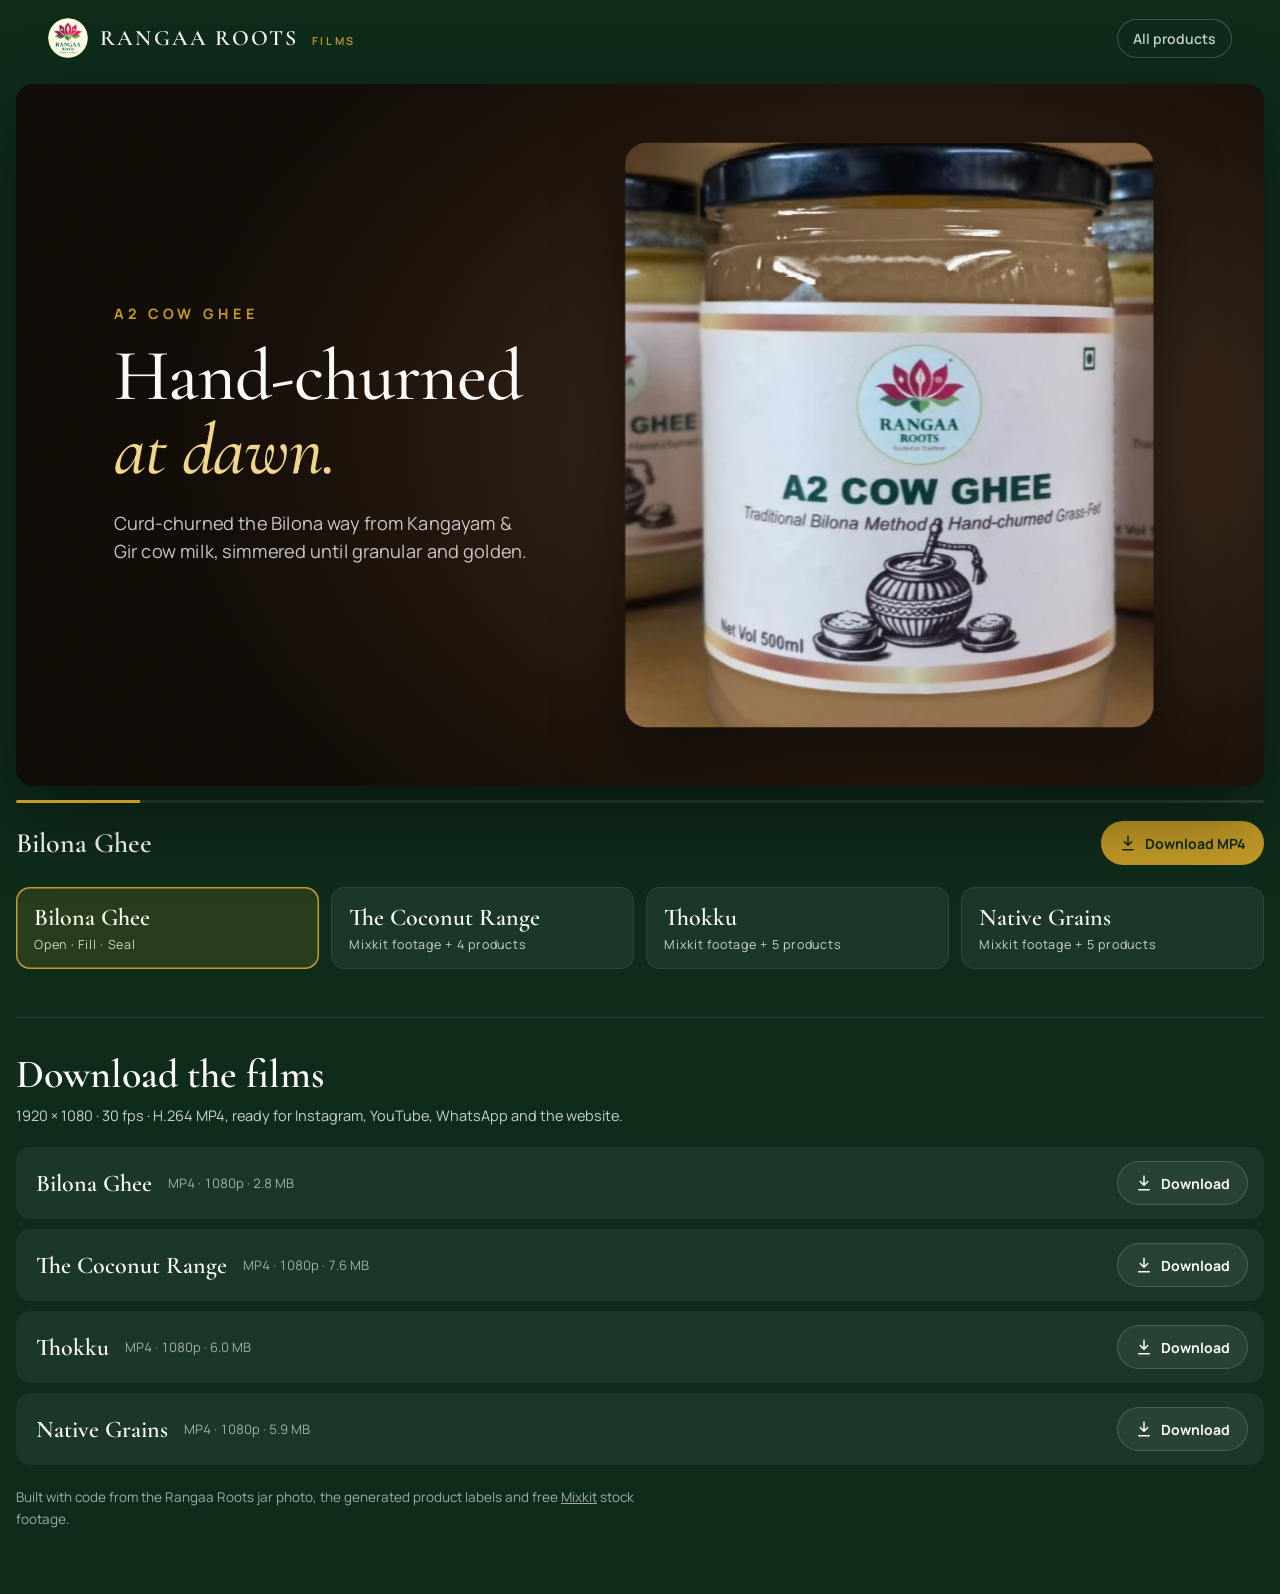
<file: films/index.html>
<!doctype html>
<html lang="en">
<head>
  <meta charset="UTF-8">
  <meta name="viewport" content="width=device-width, initial-scale=1">
  <title>Films | Rangaa Roots</title>
  <meta name="description" content="Short brand films for Rangaa Roots: A2 Bilona ghee, the coconut range, thokku and native grains.">
  <meta name="theme-color" content="#0f2c1b">
  <link rel="icon" type="image/png" href="../assets/img/favicon.png">
  <link rel="stylesheet" href="films.css?v=2">
</head>
<body>
  <header class="top">
    <a class="top__brand" href="../index.html"><img src="../assets/img/logo-round-240.webp" alt="" width="40" height="40"><span>Rangaa Roots <small>Films</small></span></a>
    <a class="top__link" href="../products.html">All products</a>
  </header>

  <main class="wrap">
    <div class="screen" id="screen">
      <div class="stage" id="stage" aria-live="polite"></div>
      <button class="play" id="play" aria-label="Play film">
        <svg viewBox="0 0 24 24" aria-hidden="true"><path d="M8 5.5v13l11-6.5z"/></svg>
      </button>
    </div>
    <div class="bar"><span class="bar__fill" id="progress"></span></div>
    <div class="now">
      <p class="now__title" id="nowTitle"></p>
      <a class="dl-btn" id="nowDownload" download>
        <svg viewBox="0 0 24 24" aria-hidden="true"><path d="M12 3v12M7 10l5 5 5-5M5 21h14"/></svg> Download MP4
      </a>
    </div>

    <div class="reel" id="reel" role="tablist" aria-label="Films"></div>

    <section class="downloads" id="downloads" aria-labelledby="dlHead">
      <h2 id="dlHead">Download the films</h2>
      <p>1920 × 1080 · 30 fps · H.264 MP4, ready for Instagram, YouTube, WhatsApp and the website.</p>
      <ul class="dl-list" id="dlList"></ul>
    </section>

    <p class="note">Built with code from the Rangaa Roots jar photo, the generated product labels and free <a href="https://mixkit.co" target="_blank" rel="noopener">Mixkit</a> stock footage.</p>
  </main>

  <script src="../assets/vendor/gsap/gsap.min.js"></script>
  <script src="../assets/js/catalog.js?v=1"></script>
  <script src="../assets/js/labels.js?v=1"></script>
  <script src="films.js?v=2"></script>
</body>
</html>
</file>
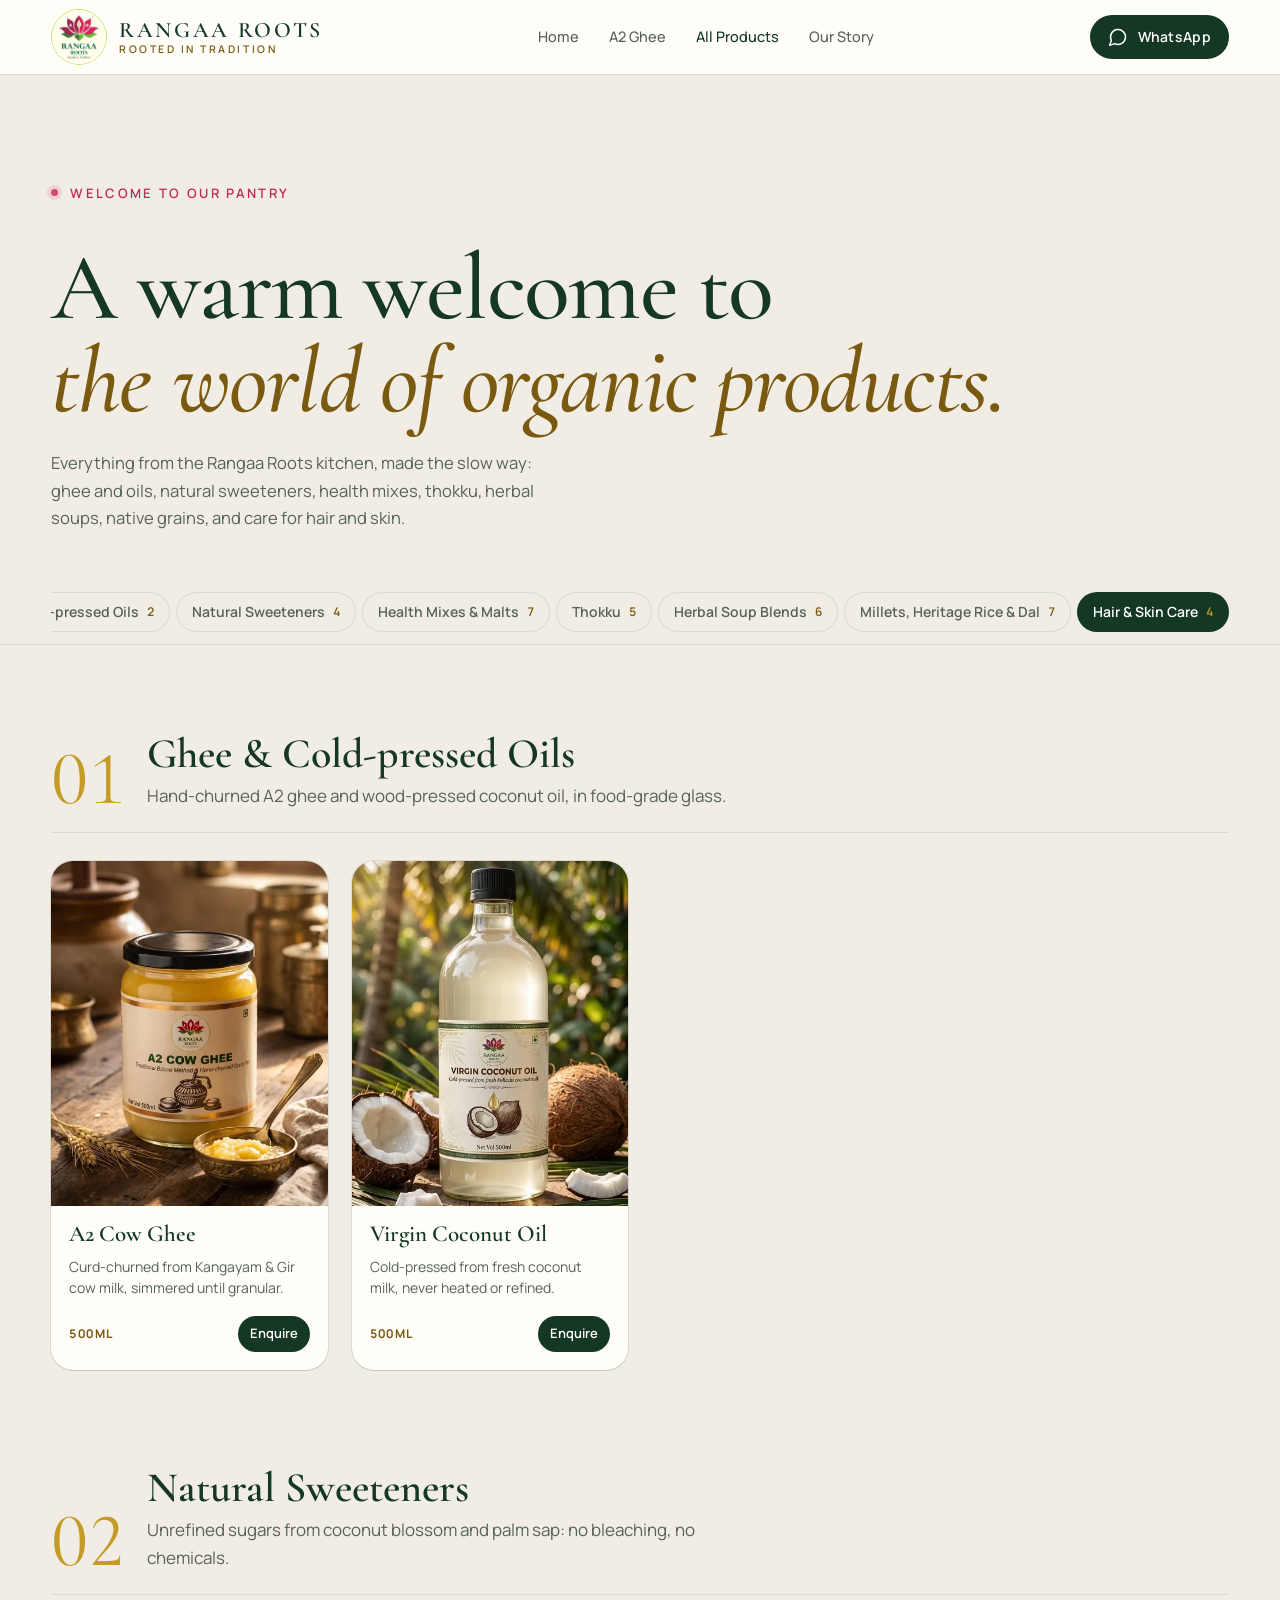
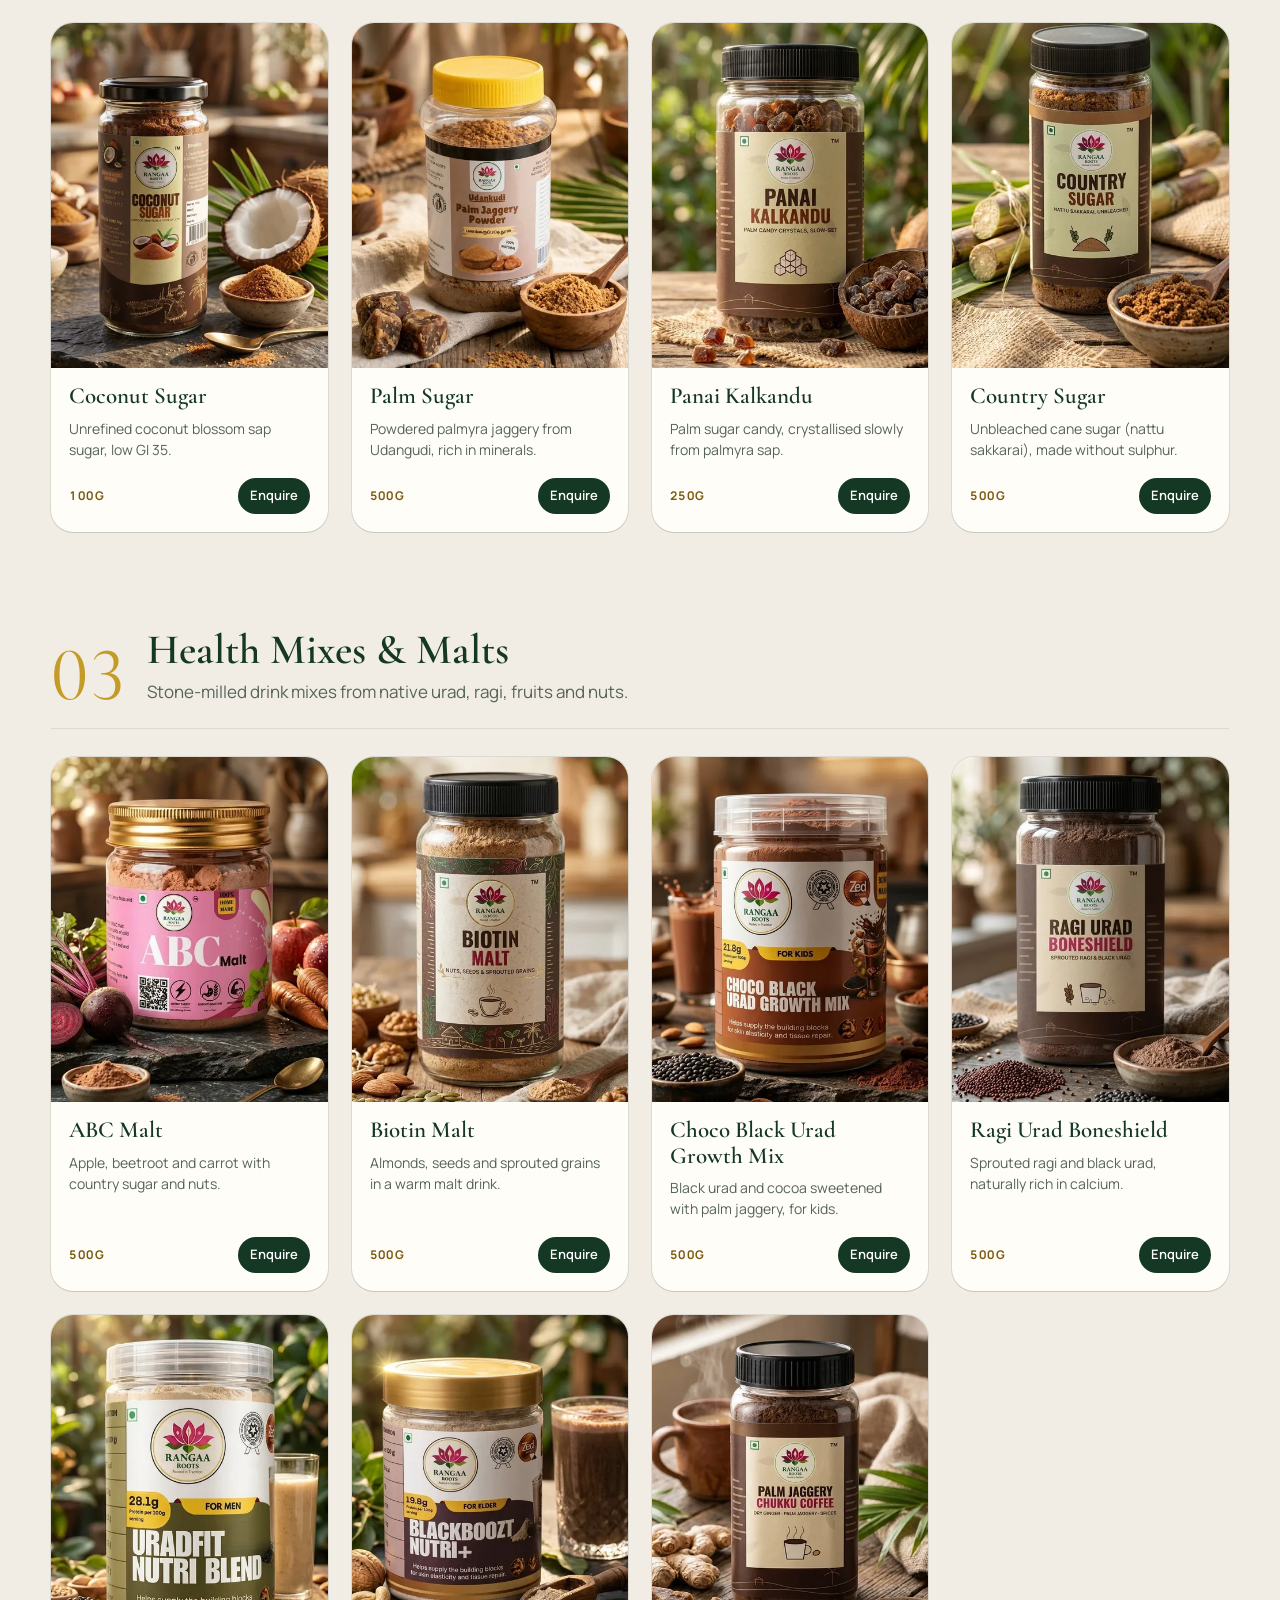
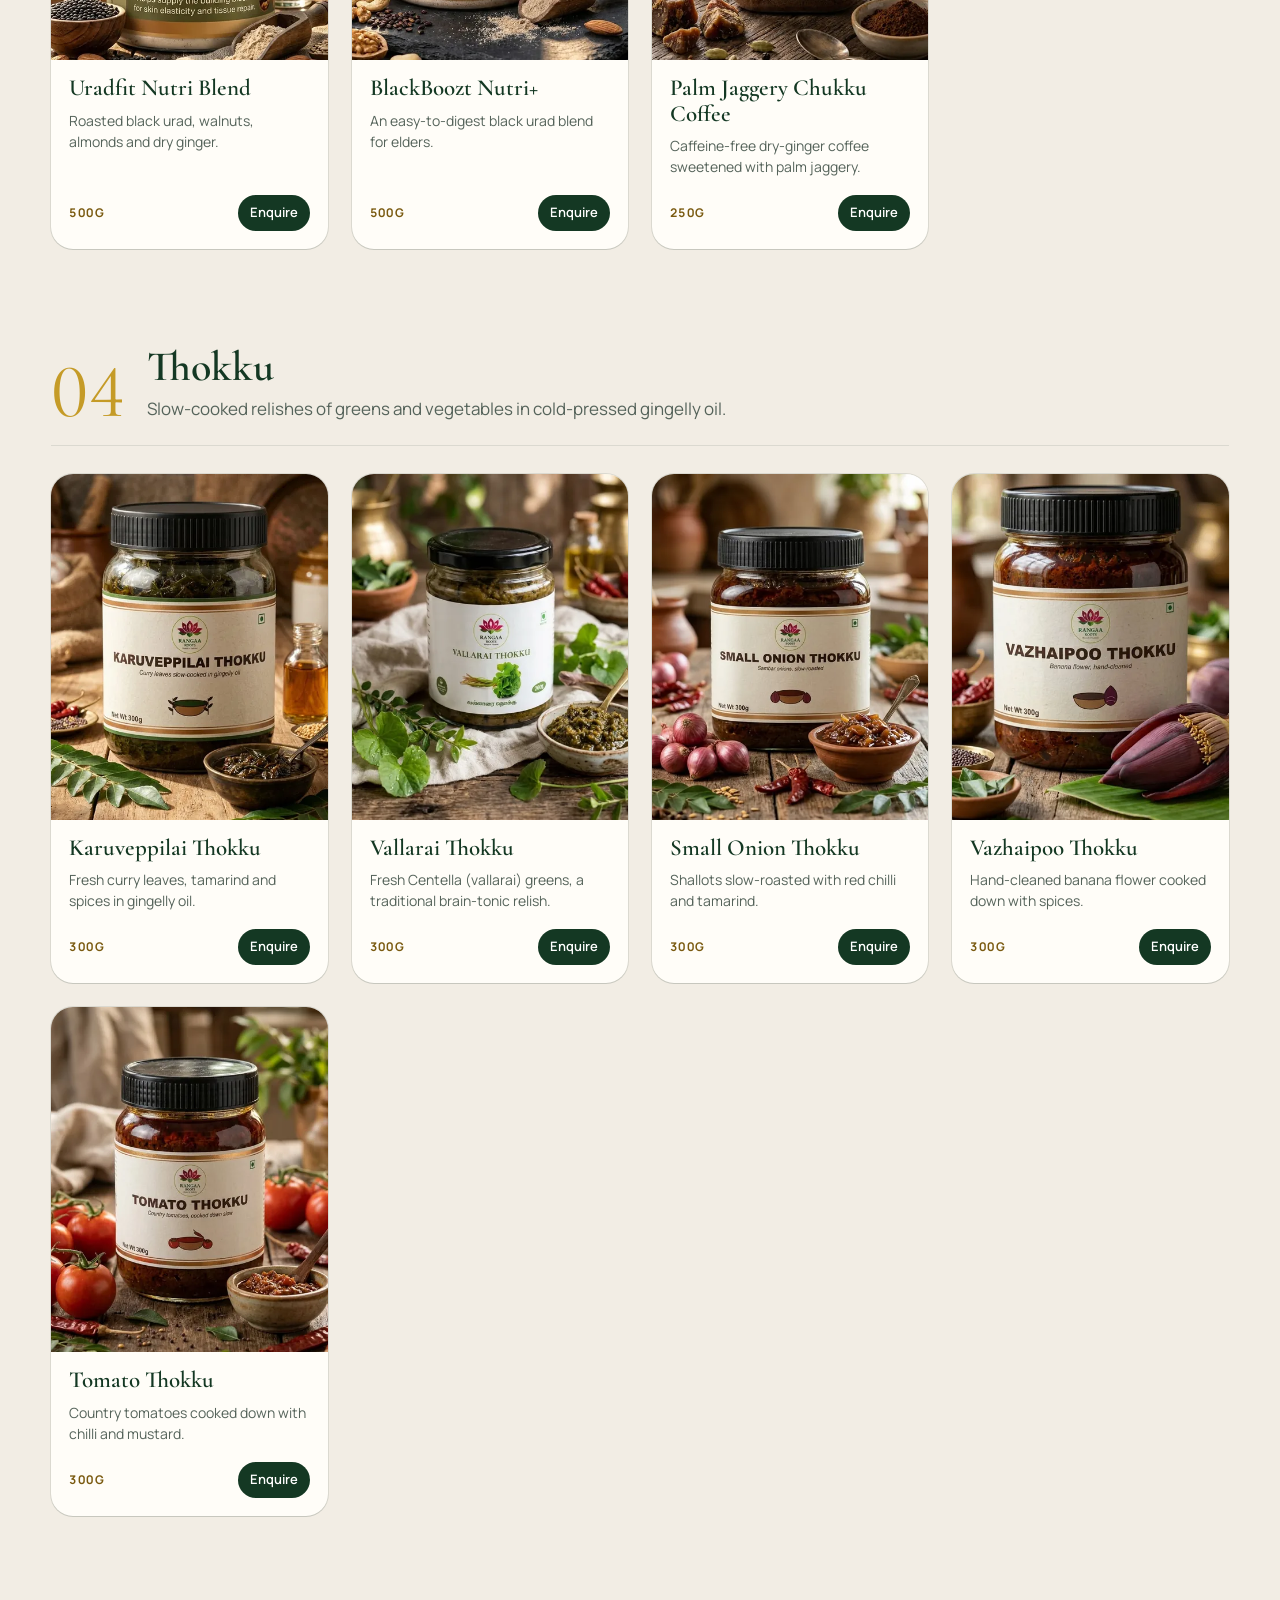
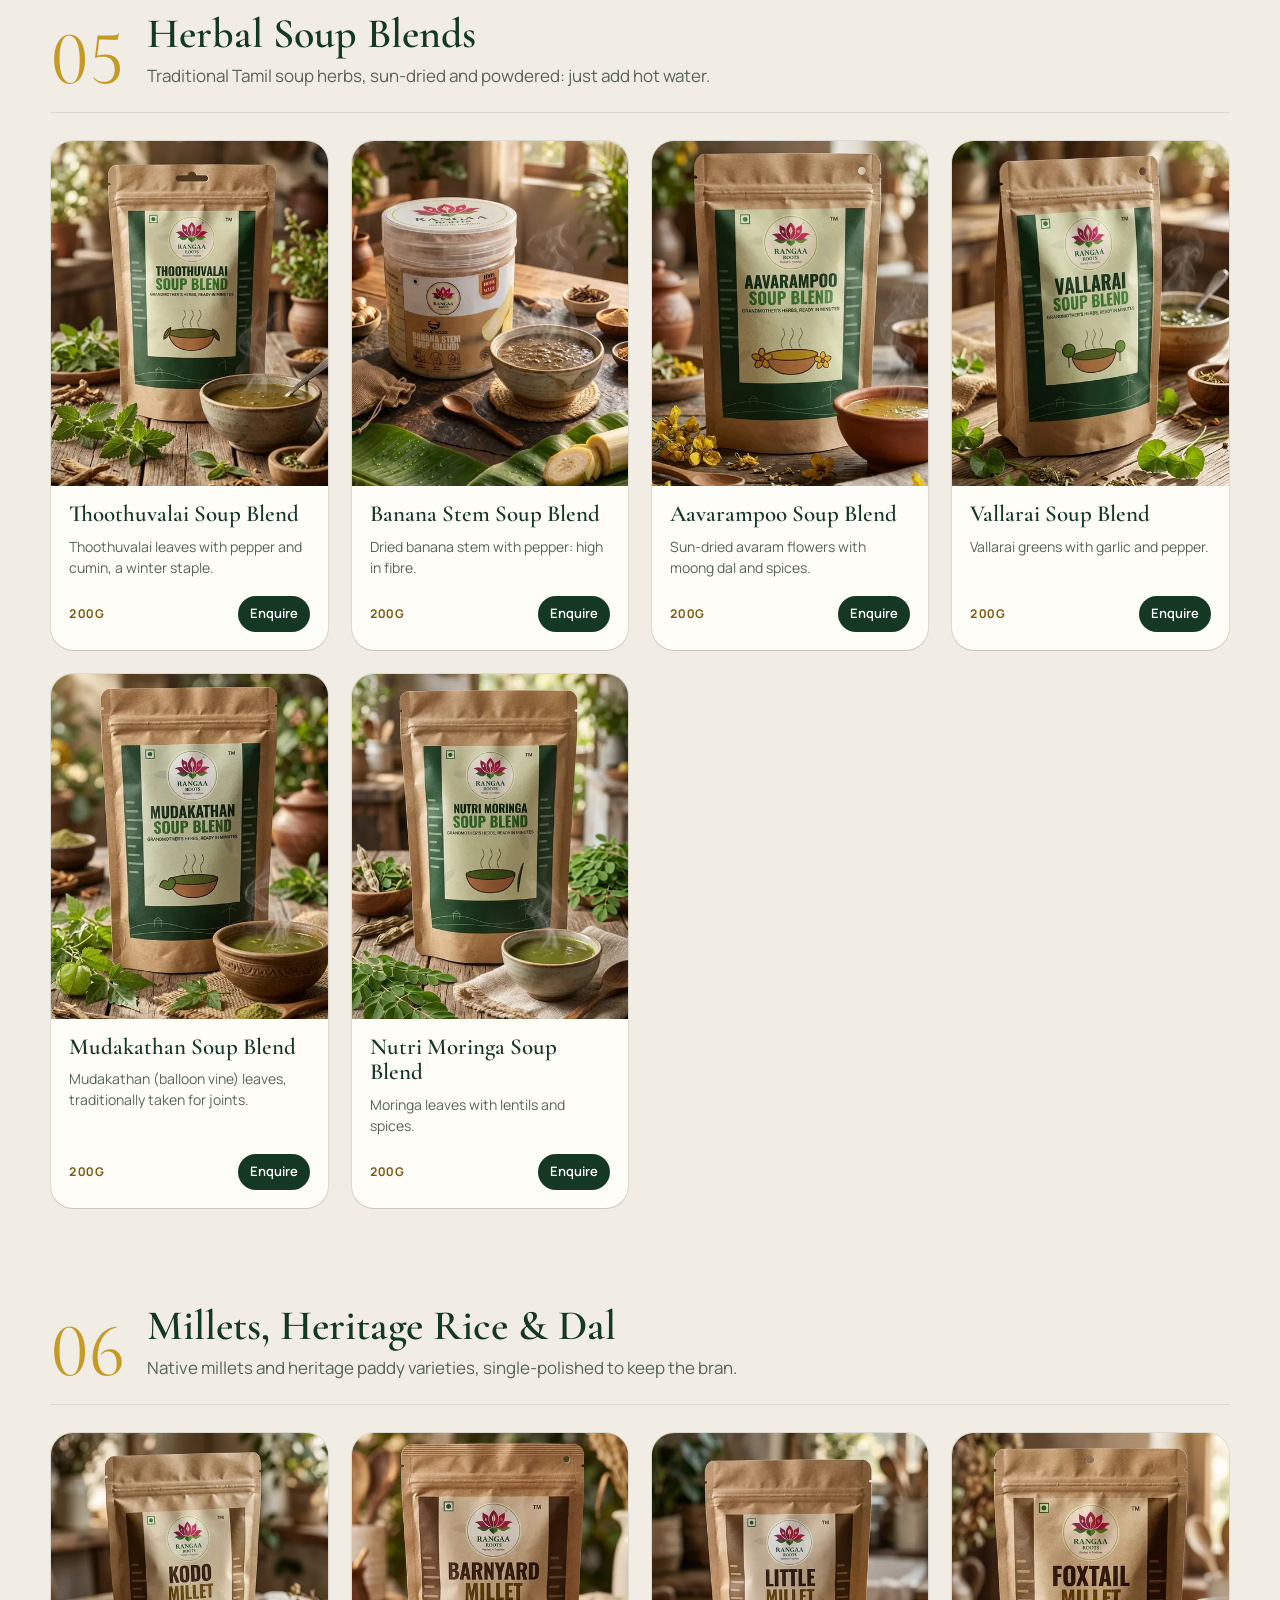
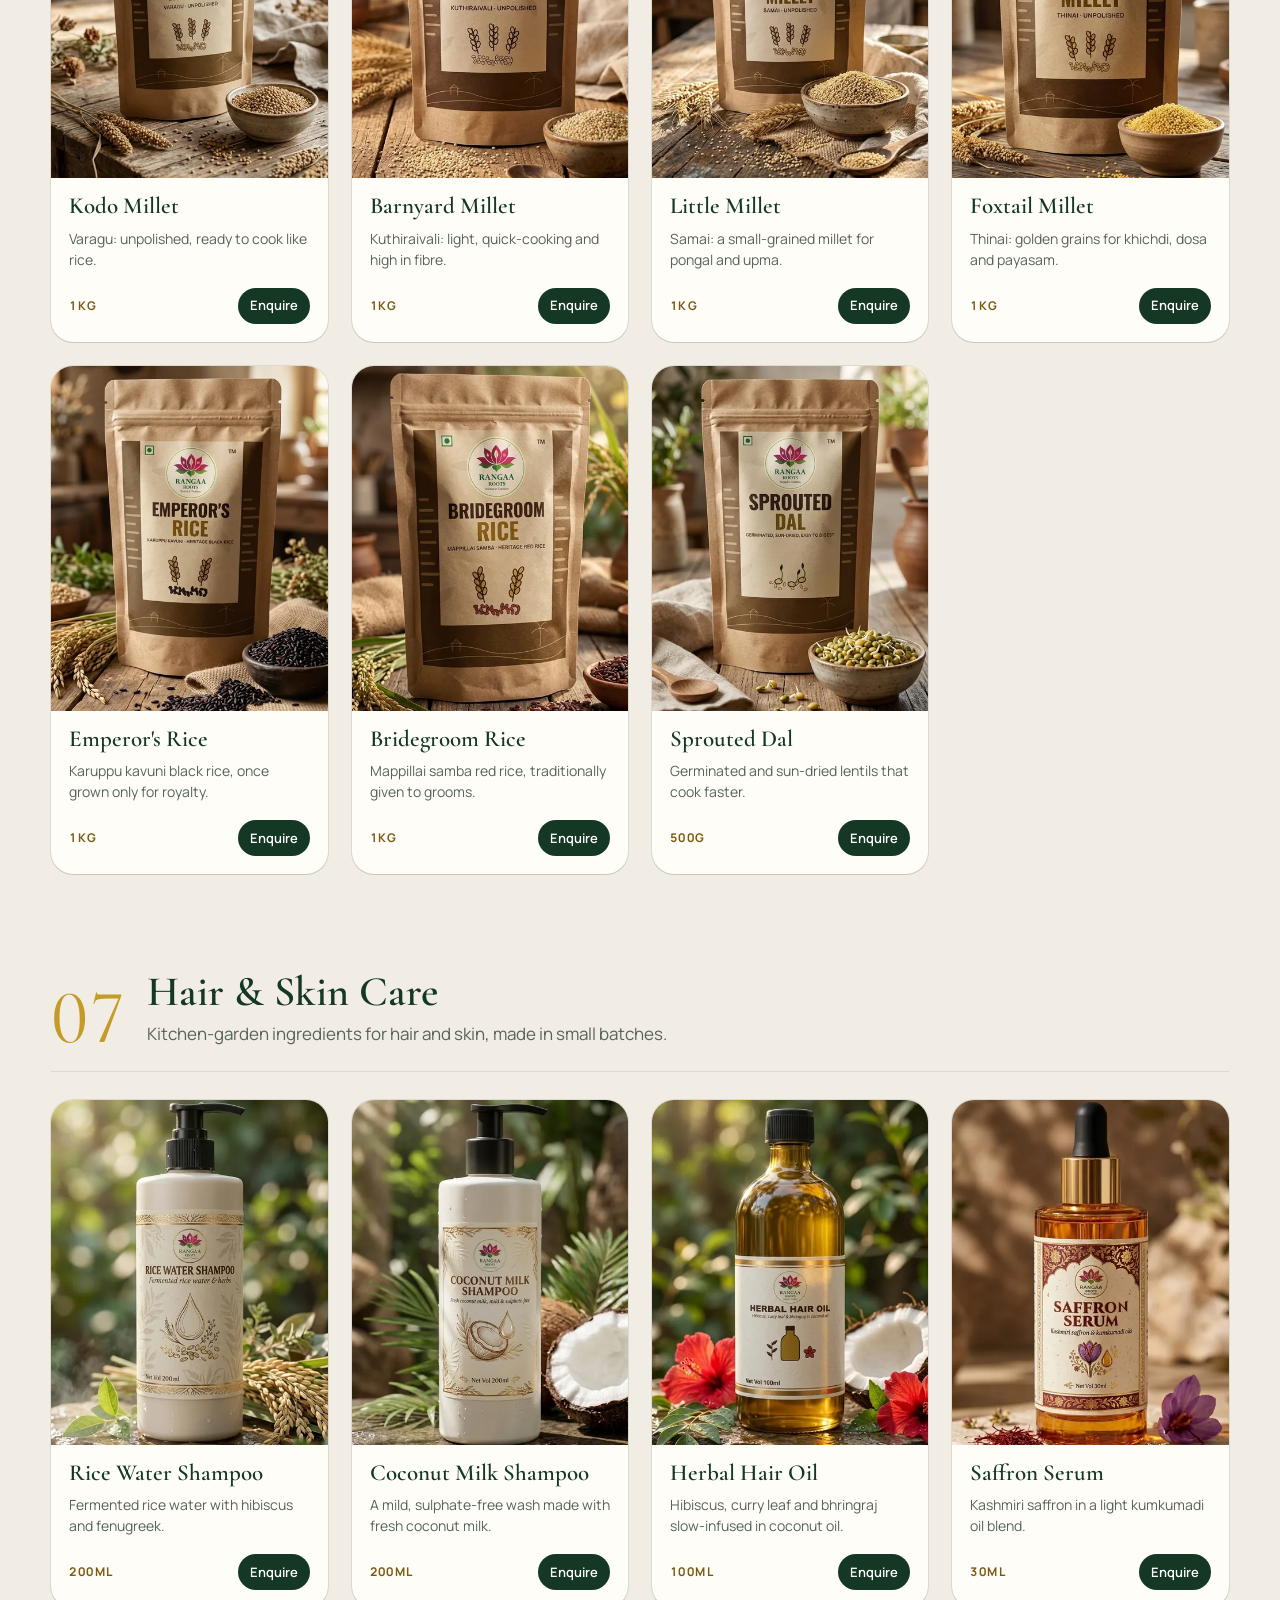
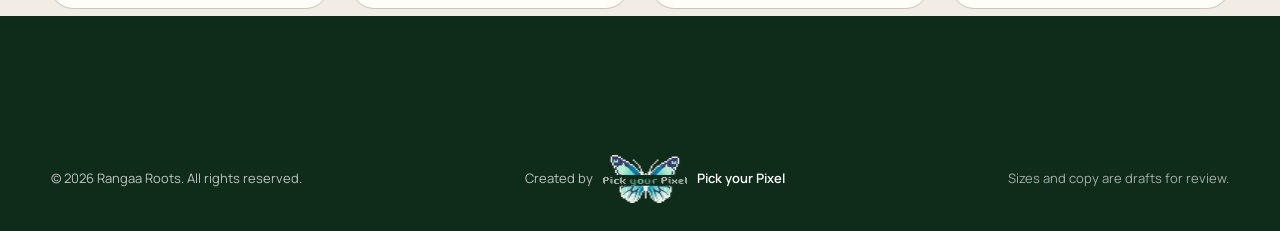
<file: products.html>
<!doctype html>
<html lang="en">
<head>
  <meta charset="UTF-8">
  <meta name="viewport" content="width=device-width, initial-scale=1">
  <title>All Products | Rangaa Roots</title>
  <meta name="description" content="The full Rangaa Roots range: A2 Bilona ghee, natural sweeteners, health mixes, thokku, herbal soup blends, millets and heritage rice, and herbal hair and skin care.">
  <meta name="theme-color" content="#143823">
  <link rel="icon" type="image/png" href="assets/img/favicon.png">
  <script>if (!matchMedia("(prefers-reduced-motion: reduce)").matches) document.documentElement.classList.add("motion");</script>
  <link rel="preload" href="assets/fonts/manrope-var-latin.woff2" as="font" type="font/woff2" crossorigin>
  <link rel="stylesheet" href="assets/css/styles.css?v=33">
  <link rel="stylesheet" href="assets/css/products.css?v=3">
</head>
<body class="page-products">

<svg width="0" height="0" style="position:absolute" aria-hidden="true">
  <defs>
    <symbol id="i-menu" viewBox="0 0 24 24"><path d="M4 8h16M4 16h16"/></symbol>
    <symbol id="i-close" viewBox="0 0 24 24"><path d="M6 6l12 12M18 6 6 18"/></symbol>
    <symbol id="i-chat" viewBox="0 0 24 24"><path d="M7.9 20A9 9 0 1 0 4 16.1L2 22Z"/></symbol>
  </defs>
</svg>

<a class="skip" href="#main">Skip to content</a>

<header class="nav is-solid" id="nav">
  <div class="nav__inner container">
    <a class="brand" href="index.html">
      <img src="assets/img/logo-round-240.webp" alt="" width="56" height="56">
      <span class="brand__text"><b>RANGAA ROOTS</b><small>Rooted in Tradition</small></span>
    </a>
    <nav class="nav__links" id="navLinks" aria-label="Primary">
      <a href="index.html" style="--i:0">Home</a>
      <a href="index.html#ghee" style="--i:1">A2 Ghee</a>
      <a href="products.html" class="is-active" aria-current="page" style="--i:2">All Products</a>
      <a href="index.html#story" style="--i:3">Our Story</a>
    </nav>
    <div class="nav__actions">
      <a class="btn btn--primary btn--sm hide-sm" href="https://wa.me/919597927712" target="_blank" rel="noopener">
        <svg class="ic" aria-hidden="true"><use href="#i-chat"/></svg> WhatsApp
      </a>
      <button class="icon-btn menu-btn" id="menuBtn" aria-label="Open menu" aria-expanded="false" aria-controls="navLinks">
        <svg class="ic ic--menu" aria-hidden="true"><use href="#i-menu"/></svg>
        <svg class="ic ic--close" aria-hidden="true"><use href="#i-close"/></svg>
      </button>
    </div>
  </div>
</header>

<main id="main">
  <section class="pl-hero container">
    <p class="eyebrow"><span class="dot"></span>Welcome to our pantry</p>
    <h1 class="pl-hero__title">A warm welcome to<br><em>the world of organic products.</em></h1>
    <p class="pl-hero__lead">Everything from the Rangaa Roots kitchen, made the slow way: ghee and oils, natural sweeteners, health mixes, thokku, herbal soups, native grains, and care for hair and skin.</p>
  </section>

  <nav class="pl-families" aria-label="Product families">
    <div class="pl-families__track container" id="familyNav"></div>
  </nav>

  <div class="container" id="listing"></div>
</main>

<footer class="footer">
  <div class="container footer__base">
    <p>© <span id="year"></span> Rangaa Roots. All rights reserved.</p>
    <span class="pyp-credit">Created by <img src="assets/img/pickyourpixel.webp?v=2026-11-02" alt="" width="84" height="48" loading="lazy" decoding="async"> <strong>Pick your Pixel</strong></span>
    <p class="credits">Sizes and copy are drafts for review.</p>
  </div>
</footer>

<script src="assets/js/catalog.js?v=4" defer></script>
<script src="assets/js/products-page.js?v=3" defer></script>
</body>
</html>
</file>
<file: assets/vendor/lenis/lenis.css>
html.lenis,
html.lenis body {
  height: auto;
}

.lenis:not(.lenis-autoToggle).lenis-stopped {
  overflow: clip;
}

.lenis [data-lenis-prevent],
.lenis [data-lenis-prevent-wheel],
.lenis [data-lenis-prevent-touch],
.lenis [data-lenis-prevent-vertical],
.lenis [data-lenis-prevent-horizontal] {
  overscroll-behavior: contain;
}

.lenis.lenis-smooth iframe {
  pointer-events: none;
}

.lenis.lenis-autoToggle {
  transition-property: overflow;
  transition-duration: 1ms;
  transition-behavior: allow-discrete;
}
</file>
<file: assets/css/styles.css>
/* =========================================================
   Rangaa Roots — editorial theme
   Large Cormorant Garamond type, flat fields of the brand colours,
   photographs at uneven sizes. Depth comes from scale and colour,
   not from shadows. Colours are the official logo palette and are
   fixed: every value below is unchanged from the original site.
   Motion lives in js/motion.js (GSAP + ScrollTrigger, synced to
   Lenis in js/scroll.js).
   ========================================================= */
/* ---------- Fonts: Cormorant Garamond + Manrope (Google Fonts, SIL OFL), self-hosted Latin subsets ---------- */
@font-face { font-family: "Cormorant Garamond"; font-style: normal; font-weight: 300 700; font-display: swap; src: url("../fonts/cormorant-garamond-var-latin.woff2") format("woff2"); unicode-range: U+0000-00FF, U+0131, U+0152-0153, U+02BB-02BC, U+02C6, U+02DA, U+02DC, U+0304, U+0308, U+0329, U+2000-206F, U+20AC, U+2122, U+2191, U+2193, U+2212, U+2215, U+FEFF, U+FFFD; }
@font-face { font-family: "Cormorant Garamond"; font-style: italic; font-weight: 300 700; font-display: swap; src: url("../fonts/cormorant-garamond-italic-var-latin.woff2") format("woff2"); unicode-range: U+0000-00FF, U+0131, U+0152-0153, U+02BB-02BC, U+02C6, U+02DA, U+02DC, U+0304, U+0308, U+0329, U+2000-206F, U+20AC, U+2122, U+2191, U+2193, U+2212, U+2215, U+FEFF, U+FFFD; }
@font-face { font-family: "Manrope"; font-style: normal; font-weight: 200 800; font-display: swap; src: url("../fonts/manrope-var-latin.woff2") format("woff2"); unicode-range: U+0000-00FF, U+0131, U+0152-0153, U+02BB-02BC, U+02C6, U+02DA, U+02DC, U+0304, U+0308, U+0329, U+2000-206F, U+20AC, U+2122, U+2191, U+2193, U+2212, U+2215, U+FEFF, U+FFFD; }

:root {
  /* logo palette */
  --forest: #143823;
  --forest-2: #1f4a30;
  --leaf: #388e3c;
  --lotus: #d84473;
  --lotus-deep: #c22956;
  --gold: #c59b27;
  --cream: #fcfaf7;

  /* paper materials */
  --desk: #f2ede4;           /* page surface */
  --paper: #fffdf8;          /* sheet */
  --kraft: #e9dfcd;          /* card stock */
  --kraft-2: #dccfb6;
  --ink: #1b2a21;
  --ink-soft: #55635a;
  --line: rgba(27, 42, 33, .1);
  --gold-text: #7a5a10;      /* AA-safe gold on paper */

  /* existing one-off brand values, unchanged, now named */
  --forest-ink: #0b2216;     /* pressed edge under forest buttons */
  --forest-deep: #0f2c1b;    /* footer */
  --leaf-text: #23662a;      /* verified status text */
  --tint-leaf: #e8f3e8;
  --tint-lotus: #fcebf0;
  --tint-gold: #f8f0d8;
  --tint-kraft: #f6efdc;
  --fold: #e8e0d0;
  --white: #fff;

  --font-display: "Cormorant Garamond", "Cormorant", Garamond, Georgia, serif;
  --font-body: "Manrope", system-ui, -apple-system, "Segoe UI", sans-serif;

  --nav-h: 74px;
}

*, *::before, *::after { box-sizing: border-box; }
/* No CSS smooth scrolling: Lenis owns the scroll (scroll.js). scroll-padding still offsets native anchor jumps. */
html { scroll-padding-top: var(--nav-h); -webkit-text-size-adjust: 100%; }
body {
  margin: 0;
  font-family: var(--font-body);
  font-size: var(--fs-body);
  line-height: 1.65;
  color: var(--ink);
  background: var(--desk);
  -webkit-font-smoothing: antialiased;
  overflow-x: hidden;
}
img { max-width: 100%; height: auto; display: block; }
a { color: inherit; text-decoration: none; }
button { font: inherit; color: inherit; cursor: pointer; }
h1, h2, h3, h4 { margin: 0; font-weight: 500; }
::selection { background: rgba(197, 155, 39, .3); color: var(--forest); }
:focus-visible { outline: 2.5px solid var(--lotus-deep); outline-offset: 3px; border-radius: 8px; }

.container { width: min(1240px, 100% - 2 * var(--gutter)); margin-inline: auto; }
.sr-only { position: absolute; width: 1px; height: 1px; overflow: hidden; clip: rect(0 0 0 0); white-space: nowrap; }
.skip { position: absolute; left: 16px; top: -60px; z-index: 300; background: var(--forest); color: var(--white); padding: 10px 16px; border-radius: 8px; }
.skip:focus { top: 12px; }
.ic { width: 20px; height: 20px; fill: none; stroke: currentColor; stroke-width: 1.75; stroke-linecap: round; stroke-linejoin: round; flex-shrink: 0; }

/* ---------- Type + layout scale ---------- */
:root {
  --gutter: clamp(16px, 4vw, 56px);
  --fs-h1: clamp(2rem, (100vw - 2 * var(--gutter)) / 8.4, 5.75rem);   /* each hero line (~7.8em) stays on one line */
  --fs-h2: clamp(2.25rem, 1.55rem + 2.8vw, 4.25rem);
  --fs-h3: clamp(1.375rem, 1.2rem + .6vw, 1.75rem);
  --fs-quote: clamp(1.5rem, 1.2rem + 1vw, 2.125rem);
  --fs-lead: clamp(1.0625rem, 1rem + .3vw, 1.1875rem);
  --fs-body: 1.0625rem;
  --fs-small: .875rem;
  --fs-label: .8125rem;
  --ease-lux: cubic-bezier(.16, 1, .3, 1);   /* expo-out: long, soft landing */
  --ease-in-out: cubic-bezier(.77, 0, .175, 1);   /* strong ease-in-out: things moving on screen */
}
.eyebrow {
  display: inline-flex; align-items: flex-start; gap: 12px; line-height: 1.6;
  margin: 0 0 20px;
  font-size: var(--fs-label); font-weight: 600; letter-spacing: .18em; text-transform: uppercase;
  color: var(--lotus-deep);
}
.eyebrow--light { color: var(--gold); }
.eyebrow .dot { flex-shrink: 0; margin-top: .5em; width: 7px; height: 7px; border-radius: 50%; background: var(--lotus); box-shadow: 0 0 0 4px rgba(216, 68, 115, .16); }
.h2 {
  font-family: var(--font-display);
  font-weight: 500;
  font-size: var(--fs-h2);
  line-height: 1.04;
  letter-spacing: -.012em;
  color: var(--forest);
  text-wrap: balance;
}

/* ---------- Buttons — a fill rises on hover ---------- */
.btn {
  position: relative; isolation: isolate; overflow: hidden;
  display: inline-flex; align-items: center; justify-content: center; gap: 10px;
  min-height: 50px; padding: 13px 26px;
  border: 0; border-radius: 999px;
  font-weight: 600; font-size: 15px; letter-spacing: .02em;
  translate: var(--mx, 0px) var(--my, 0px);   /* magnetic */
  transition: translate 600ms var(--ease-lux), color 500ms var(--ease-lux), box-shadow 500ms var(--ease-lux), scale 200ms var(--ease-lux);
}
.btn::before {
  content: ""; position: absolute; inset: 0; z-index: -1; border-radius: inherit;
  background: var(--fill, var(--forest-2));
  transform: translateY(101%);
  transition: transform 650ms var(--ease-lux);
}
.btn:hover::before, .btn:focus-visible::before { transform: translateY(0); }
.btn .ic { transition: transform 600ms var(--ease-lux); }
.btn:hover .ic:last-child:not(:first-child) { transform: translateX(4px); }
.btn:active { scale: .97; }
.btn--lg { min-height: 56px; padding: 15px 30px; font-size: 15.5px; }
.btn--sm { min-height: 44px; padding: 9px 18px; font-size: 14px; }
.btn--primary { background: var(--forest); color: var(--white); --fill: var(--gold); }
.btn--primary:hover, .btn--primary:focus-visible { color: var(--forest); }
.btn--paper { background: transparent; color: var(--forest); box-shadow: inset 0 0 0 1.5px rgba(20, 56, 35, .3); --fill: var(--forest); }
.btn--paper:hover, .btn--paper:focus-visible { color: var(--white); box-shadow: inset 0 0 0 1.5px var(--forest); }
.btn--light { background: var(--paper); color: var(--forest); --fill: var(--gold); }

.icon-btn { display: grid; place-items: center; width: 44px; height: 44px; border-radius: 50%; border: 0; background: transparent; transition: background-color 300ms; }
.icon-btn:hover { background: rgba(233, 223, 205, .7); }

/* ---------- Scroll progress ---------- */
.progress { position: fixed; inset: 0 0 auto; height: 2px; z-index: 120; background: linear-gradient(90deg, var(--gold), var(--lotus)); transform-origin: 0 50%; transform: scaleX(0); }

/* ---------- Nav ---------- */
.nav { position: fixed; inset: 0 0 auto; z-index: 100; height: var(--nav-h); transition: background-color 500ms var(--ease-lux), box-shadow 500ms var(--ease-lux); }
.nav.is-solid { background: var(--paper); box-shadow: 0 1px 0 var(--line); }
.nav__inner { height: 100%; display: flex; align-items: center; justify-content: space-between; gap: 24px; }
.brand { display: flex; align-items: center; gap: 12px; }
.brand img { border-radius: 50%; }
.brand__text { display: flex; flex-direction: column; line-height: 1.1; }
.brand__text b { font-family: var(--font-display); font-size: 22px; font-weight: 600; letter-spacing: .12em; color: var(--forest); }
.brand__text small { margin-top: 2px; font-size: 10.5px; font-weight: 600; letter-spacing: .24em; text-transform: uppercase; color: var(--gold-text); }
.nav__links { position: relative; display: flex; gap: 2px; font-size: 14.5px; font-weight: 500; }
.nav__links a { padding: 10px 14px; color: var(--ink-soft); transition: color 400ms var(--ease-lux); }
.nav__links a:hover, .nav__links a.is-active { color: var(--forest); }
/* one gold underline slides to the section in view (transform only) */
.nav__ink {
  position: absolute; left: 0; bottom: 2px; width: 1px; height: 1.5px; background: var(--gold);
  transform-origin: 0 50%; transform: translateX(var(--x, 0px)) scaleX(var(--w, 0));
  opacity: var(--o, 0);
  transition: transform 800ms var(--ease-lux), opacity 400ms;
}
.nav__actions { display: flex; align-items: center; gap: 8px; }
.menu-btn { display: none; }
.menu-btn .ic--close { display: none; }
.nav.menu-open .menu-btn .ic--menu { display: none; }
.nav.menu-open .menu-btn .ic--close { display: block; }

/* ---------- Hero ---------- */
.hero {
  position: relative; isolation: isolate;
  min-height: max(720px, 100svh);
  display: flex; align-items: center;
  padding: calc(var(--nav-h) + 56px) 0 104px;
  overflow: hidden;
  background: var(--desk);
}
/* The temple: image, framing, tint and fade are exactly as before. Motion only scales and drifts the layer:
   the entrance runs on .hero__bg (CSS, from first paint), the scroll parallax on its wrapper (GSAP). */
.hero__media { position: absolute; inset: 0; z-index: -3; will-change: transform; }
.hero__bg {
  position: absolute; inset: 0; z-index: -3;
  background: url("../img/gopuram.jpg") right -2% top 24% / auto 115% no-repeat;
  background-image: image-set(url("../img/gopuram.webp") type("image/webp"), url("../img/gopuram.jpg") type("image/jpeg"));
  filter: sepia(.2) saturate(.9);
  -webkit-mask-image: linear-gradient(90deg, transparent 28%, rgba(0, 0, 0, .6) 50%, #000 72%);
  mask-image: linear-gradient(90deg, transparent 28%, rgba(0, 0, 0, .6) 50%, #000 72%);
  transform-origin: 78% 40%;
}
.hero__veil {
  position: absolute; inset: 0; z-index: -2;
  background:
    linear-gradient(90deg, var(--desk) 0%, rgba(242, 237, 228, .93) 34%, rgba(242, 237, 228, .42) 62%, rgba(242, 237, 228, .2) 100%),
    linear-gradient(180deg, rgba(242, 237, 228, .65) 0%, transparent 20%);
}
.hero__inner { position: relative; }
.hero__copy { max-width: 50rem; }
.hero__title {
  font-family: var(--font-display);
  font-weight: 500;
  font-size: var(--fs-h1);
  line-height: 1;
  letter-spacing: -.015em;
  color: var(--forest);
  margin: 0;
}
.hero__title .line { display: block; overflow: hidden; padding: 0 .12em .1em 0; margin-bottom: -.1em; }
.hero__title .line__i { display: inline-block; }
.hero__title em { font-style: italic; font-weight: 500; color: var(--lotus-deep); }
.hero__lead { max-width: 36rem; margin: 30px 0 38px; font-size: var(--fs-lead); line-height: 1.7; color: var(--ink); }
.hero__lead strong { color: var(--forest); font-weight: 600; }
.hero__cta { display: flex; flex-wrap: wrap; gap: 14px; }
.hero__stats { display: flex; flex-wrap: wrap; gap: clamp(28px, 5vw, 64px); margin: 64px 0 0; }
.stat dt { font-family: var(--font-display); font-size: clamp(2.25rem, 1.7rem + 1.8vw, 3.25rem); font-weight: 500; line-height: 1; color: var(--forest); font-variant-numeric: tabular-nums lining-nums; white-space: nowrap; }
.stat dd { margin: 10px 0 0; font-size: var(--fs-small); color: var(--ink-soft); }
/* count-up: an invisible copy of the final value holds the width, so nothing shifts */
.count { display: inline-grid; }
.count > * { grid-area: 1 / 1; }
.count__ghost { visibility: hidden; }

/* ---------- Marquee — forest ribbon ---------- */
.marquee { position: relative; z-index: 2; overflow: hidden; padding: 22px 0; background: var(--forest); }
.marquee__track { display: flex; width: max-content; will-change: transform; }
.marquee__group { display: flex; align-items: center; gap: 44px; padding-right: 44px; }
.marquee span { font-family: var(--font-display); font-size: clamp(1.25rem, 1rem + .8vw, 1.75rem); font-style: italic; color: var(--paper); white-space: nowrap; }
.marquee i { width: 7px; height: 7px; background: var(--gold); rotate: 45deg; flex-shrink: 0; }
/* the drift is a CSS loop (compositor-only); with GSAP, motion.js eases its rate on scroll and hover */
.marquee__track { animation: marquee 55s linear infinite; }
html:not(.motion) .marquee:hover .marquee__track { animation-play-state: paused; }

@media (max-width: 920px) {
  .nav__links {
    position: fixed; inset: var(--nav-h) 0 0; z-index: -1;
    flex-direction: column; justify-content: center; gap: 2px;
    padding: 24px var(--gutter) 72px;
    background: var(--forest);
    opacity: 0; visibility: hidden;
    transition: opacity 500ms var(--ease-lux), visibility 500ms;
  }
  .nav__links a {
    font-family: var(--font-display); font-size: clamp(2.25rem, 9vw, 3.25rem); font-weight: 500; line-height: 1.2;
    padding: 6px 0; color: var(--paper);
    opacity: 0; translate: 0 28px;
    transition: opacity 600ms var(--ease-lux), translate 900ms var(--ease-lux), color 300ms;
  }
  .nav__links a:hover, .nav__links a.is-active { color: var(--gold); }
  .nav.menu-open { background: var(--paper); box-shadow: 0 1px 0 var(--line); }
  .nav.menu-open .nav__links { opacity: 1; visibility: visible; }
  .nav.menu-open .nav__links a { opacity: 1; translate: 0 0; transition-delay: calc(120ms + var(--i) * 70ms); }
  .nav__ink { display: none; }
  .menu-btn { display: grid; }
  .hero { min-height: auto; padding: calc(var(--nav-h) + 48px) 0 88px; }
  .hero__bg { background-image: image-set(url("../img/gopuram-1080.webp") type("image/webp"), url("../img/gopuram.jpg") type("image/jpeg")); background-position: 50% 0; background-size: cover; -webkit-mask-image: linear-gradient(180deg, #000 0%, rgba(0, 0, 0, .55) 60%, transparent 100%); mask-image: linear-gradient(180deg, #000 0%, rgba(0, 0, 0, .55) 60%, transparent 100%); transform-origin: 50% 20%; }
  .hero__veil { background: linear-gradient(180deg, rgba(242, 237, 228, .8) 0%, rgba(242, 237, 228, .88) 45%, var(--desk) 78%); }
}
@media (max-width: 600px) {
  .hide-sm { display: none; }
  .brand__text small { display: none; }
  .hero__cta .btn { flex: 1 1 100%; }
  .hero__stats { display: grid; grid-template-columns: repeat(3, auto); justify-content: space-between; gap: 12px; margin-top: 48px; }
  .stat dt { font-size: clamp(1.6rem, 7vw, 2.1rem); }
  .stat dd { font-size: 13px; line-height: 1.4; }
}

/* hero entrance: pure CSS so it starts on the first paint, without waiting for scripts */
html.motion .hero__bg { animation: heroBg 2.6s cubic-bezier(.25, .46, .45, .94) both; }
html.motion .hero .eyebrow { animation: heroUp 1.1s var(--ease-lux) .25s both; }
html.motion .hero__title .line__i { animation: heroLine 1.4s var(--ease-lux) .35s both; }
html.motion .hero__title .line + .line .line__i { animation-delay: .51s; }
html.motion .hero__lead { --from: 30px; animation: heroUp 1.3s var(--ease-lux) .85s both; }
html.motion .hero__cta .btn { animation: heroPop 1.2s var(--ease-lux) 1.05s both; }
html.motion .hero__cta .btn + .btn { animation-delay: 1.17s; }
html.motion .hero__stats .stat { animation: heroUp 1.2s var(--ease-lux) 1.25s both; }
html.motion .hero__stats .stat:nth-child(2) { animation-delay: 1.37s; }
html.motion .hero__stats .stat:nth-child(3) { animation-delay: 1.49s; }
@keyframes heroBg { from { opacity: 0; transform: scale(1.08); } to { opacity: 1; transform: none; } }
@keyframes heroUp { from { opacity: 0; transform: translateY(var(--from, 22px)); } to { opacity: 1; transform: none; } }
@keyframes heroLine { from { transform: translateY(110%); } to { transform: none; } }
@keyframes heroPop { from { opacity: 0; transform: translateY(18px) scale(.94); } to { opacity: 1; transform: none; } }

/* ---------- Sections ---------- */
.section { padding: clamp(72px, 11vw, 168px) 0; position: relative; }
.section__head { max-width: 680px; margin-bottom: clamp(48px, 6vw, 80px); }
.section__head p:not(.eyebrow) { margin: 22px 0 0; font-size: var(--fs-lead); line-height: 1.7; color: var(--ink); max-width: 56ch; }

/* ---------- Ghee — two prints at uneven sizes ---------- */
.ghee__grid { display: grid; grid-template-columns: 1.05fr 1fr; gap: clamp(48px, 8vw, 120px); align-items: center; }
.ghee__media { position: relative; }
.ghee__frame { position: relative; margin: 0; }
.ghee__img { overflow: hidden; }
.ghee__img img { width: 100%; object-fit: cover; }
/* slow golden light: opacity-only, swells once on entry then breathes */
.ghee__frame::after {
  content: ""; position: absolute; inset: 0; z-index: -1; pointer-events: none;
  box-shadow: 0 40px 90px -30px rgba(197, 155, 39, .75), 0 0 60px -10px rgba(197, 155, 39, .35);
  opacity: 0; transition: opacity 2.6s var(--ease-lux);
}
.ghee__frame.is-glowing::after { opacity: 1; animation: breathe 6s ease-in-out 2.6s infinite alternate; }
html:not(.motion) .ghee__frame::after { opacity: .8; }
.ghee__seal {
  position: absolute; left: -5%; top: -18%; z-index: 2;   /* above the film's on-screen text */
  width: 124px; height: 124px; border-radius: 50%;
  display: grid; place-items: center;
  background: var(--lotus-deep); color: var(--white);
  box-shadow: inset 0 0 0 5px var(--lotus-deep), inset 0 0 0 6px rgba(255, 255, 255, .5);
}
.ghee__seal > svg:first-child { position: absolute; inset: 0; width: 100%; height: 100%; animation: spin 40s linear infinite; }
.ghee__seal text { font-size: 10px; letter-spacing: .2em; font-weight: 700; fill: var(--white); font-family: var(--font-body); }
.ghee__seal .ic { width: 28px; height: 28px; }
.ghee__sub { margin: 22px 0 0; font-size: var(--fs-lead); line-height: 1.7; color: var(--ink); }
.checks { list-style: none; padding: 0; margin: 36px 0 40px; display: grid; gap: 18px; }
.checks li { display: flex; gap: 16px; align-items: flex-start; font-size: var(--fs-body); color: var(--ink); }
.checks li .ic { color: var(--leaf); margin-top: 3px; }
.fact { display: flex; gap: 24px; align-items: center; margin-top: 48px; padding: 4px 0 4px 24px; border-left: 2px solid var(--gold); color: var(--ink-soft); font-size: var(--fs-small); line-height: 1.65; }
.fact b { font-family: var(--font-display); font-size: clamp(2.5rem, 2rem + 1.6vw, 3.5rem); font-weight: 500; line-height: 1; color: var(--forest); white-space: nowrap; font-variant-numeric: lining-nums; }
@keyframes breathe { from { opacity: 1; } to { opacity: .55; } }

/* ---------- Films: muted, looping brand videos ----------
   motion.js plays each one only while it is on screen. Under reduced motion or data saver
   the poster stays still and the button starts it. */
.film { position: relative; aspect-ratio: 848 / 478; overflow: hidden; background: var(--kraft); }
.film video { width: 100%; height: 100%; object-fit: cover; }
.film .film__toggle {
  position: absolute; left: 12px; bottom: 12px; display: grid; place-items: center; width: 44px; height: 44px;
  border: 0; border-radius: 50%; background: rgba(11, 34, 22, .55); color: var(--paper);
  transition: transform 160ms ease-out, background-color 200ms ease;
}
.film__toggle .ic { width: 18px; height: 18px; }
.film__toggle:active { transform: scale(.97); }
.film__toggle[data-state="playing"] .film__play, .film__toggle[data-state="paused"] .film__pause { display: none; }
@media (hover: hover) and (pointer: fine) { .film__toggle:hover { background: rgba(11, 34, 22, .8); } }

/* ---------- Intro film: plays once a session, then carries on into the hero ----------
   The video ends mid push-in on cream, the same family as the hero's surface. intro.js keeps
   that push going while the layer dissolves, and the hero arrives moving the same way. */
.intro { display: none; }
/* the page stays scrollable behind the film (Lenis ignores input, the overlay takes touch), so the
   scrollbar is already there and nothing shifts when the film lets go. The html state class is
   intro-on, not intro: .intro { display: none } above would otherwise hide the whole document. */
html.intro-on.lenis:not(.lenis-autoToggle).lenis-stopped { overflow: visible; }
.intro { touch-action: none; }
html.intro-on .intro, .intro.is-leaving { display: block; position: fixed; inset: 0; z-index: 400; overflow: hidden; background: #e8e1cf; }
.intro__video { position: absolute; inset: 0; width: 100%; height: 100%; object-fit: cover; will-change: transform; }
/* tall screens: cropping a wide film would cut the logo, so it floats, feathered into the cream */
@media (max-aspect-ratio: 1/1) {
  .intro__video {
    inset: 50% auto auto 50%; width: 190vw; height: auto; aspect-ratio: 848 / 478; translate: -50% -50%;
    -webkit-mask-image: linear-gradient(180deg, transparent, #000 14%, #000 86%, transparent);
    mask-image: linear-gradient(180deg, transparent, #000 14%, #000 86%, transparent);
  }
}
/* the hero waits behind the film, then comes forward with the camera */
html.intro-on :is(.hero__bg, .hero .eyebrow, .hero__title .line__i, .hero__lead, .hero__cta .btn, .hero__stats .stat) { animation-play-state: paused; }
html.motion.intro-through .hero__bg { animation-name: heroBgThrough; }
@keyframes heroBgThrough { from { opacity: 0; transform: scale(.97); } to { opacity: 1; transform: none; } }

@media (max-width: 920px) {
  .ghee__grid { grid-template-columns: 1fr; }
  .ghee__media { max-width: 560px; width: 100%; margin-inline: auto; }
}
@media (max-width: 600px) {
  .ghee__seal { width: 92px; height: 92px; left: -2%; }
  .ghee__seal text { font-size: 11.5px; }
  .fact { flex-direction: column; align-items: flex-start; gap: 10px; }
}
html.motion [data-curtain] { opacity: 0; }

[data-curtain] > * { display: block; }
/* ---------- Process — a gold line through five stages (pinned on desktop) ---------- */
.process { background: var(--forest); color: var(--paper); }
.process .h2 { color: var(--paper); }
.process__head { display: grid; grid-template-columns: 1.15fr 1fr; gap: clamp(32px, 6vw, 96px); align-items: end; margin-bottom: clamp(56px, 7vw, 96px); }
.process__head p:not(.eyebrow) { margin: 0; font-size: var(--fs-lead); line-height: 1.7; color: rgba(252, 250, 247, .88); max-width: 46ch; }
.process__track { position: relative; padding-top: 52px; }
.process__line { position: absolute; top: 6px; left: 0; right: 0; height: 2px; background: rgba(252, 250, 247, .16); }
.process__fill { position: absolute; inset: 0; background: var(--gold); transform-origin: 0 50%; }
.steps { list-style: none; margin: 0; padding: 0; display: grid; grid-template-columns: repeat(5, 1fr); gap: clamp(20px, 2.6vw, 40px); }
.step { position: relative; }
.step__dot { position: absolute; top: -52px; left: 0; width: 14px; height: 14px; border-radius: 50%; background: var(--forest); box-shadow: inset 0 0 0 2px rgba(252, 250, 247, .35); }
.step__dot i { position: absolute; inset: -3px; border-radius: 50%; background: var(--gold); box-shadow: 0 0 0 6px rgba(197, 155, 39, .2); }
.step__n { display: block; margin-bottom: 18px; font-family: var(--font-display); font-style: italic; font-size: 1.25rem; color: var(--gold); font-variant-numeric: lining-nums; }
.step > .ic { display: block; width: 40px; height: 40px; stroke-width: 1.4; color: var(--gold); margin-bottom: 20px; }
.step h3 { font-family: var(--font-display); font-size: var(--fs-h3); font-weight: 500; line-height: 1.15; color: var(--paper); margin-bottom: 10px; }
.step p { margin: 0; font-size: 15px; line-height: 1.65; color: rgba(252, 250, 247, .74); }

/* pinned desktop: the whole section fits the screen under the header */
@media (min-width: 1081px) and (min-height: 640px) {
  .process.is-pinnable { min-height: calc(100vh - var(--nav-h)); display: flex; align-items: center; padding: clamp(48px, 7vh, 88px) 0; }
}

/* tablet + phone: the line runs down the left edge */
@media (max-width: 1080px) {
  .process__head { grid-template-columns: 1fr; gap: 22px; }
  .process__track { padding: 0 0 0 44px; }
  .process__line { top: 0; bottom: 0; left: 6px; right: auto; width: 2px; height: auto; }
  .process__fill { transform-origin: 50% 0; }
  .steps { grid-template-columns: 1fr; row-gap: 52px; max-width: 620px; }
  .step__dot { top: 4px; left: -44px; }
}
@media (max-width: 600px) {
  .steps { row-gap: 40px; }
  .step { display: grid; grid-template-columns: auto 1fr; column-gap: 16px; align-items: baseline; }
  .step__n { grid-row: 1; margin: 0; }
  .step > .ic { display: none; }
  .step h3, .step p { grid-column: 2; }
}

/* ---------- Products — the pantry ---------- */
.shop { background: var(--paper); }
.search { position: relative; display: flex; align-items: center; flex: 1 1 280px; max-width: 380px; }
.search .ic { position: absolute; left: 20px; color: var(--ink-soft); pointer-events: none; }
.search input {
  width: 100%; min-height: 52px; padding: 12px 22px 12px 52px;
  border: 0; border-radius: 999px; background: var(--desk);
  box-shadow: inset 0 0 0 1px var(--line);
  font: inherit; font-size: 15px; color: var(--ink);
  transition: box-shadow 400ms var(--ease-lux), background-color 400ms var(--ease-lux);
}
.search input::placeholder { color: var(--ink-soft); }
.search input:hover { box-shadow: inset 0 0 0 1px rgba(20, 56, 35, .25); }
.search input:focus { outline: none; background: var(--paper); box-shadow: inset 0 0 0 1.5px var(--forest), 0 0 0 4px rgba(20, 56, 35, .12); }
/* category tabs: a forest pill slides under the active one */
.tabs { display: flex; flex-wrap: wrap; align-items: center; justify-content: space-between; gap: 16px 24px; margin-bottom: clamp(40px, 4.5vw, 64px); }
.chips {
  position: relative; display: inline-flex; gap: 2px; max-width: 100%;
  padding: 5px; border-radius: 999px; background: var(--desk);
  box-shadow: inset 0 0 0 1px var(--line);
  overflow-x: auto; scrollbar-width: none;
}
.chips::-webkit-scrollbar { display: none; }
.chips__indicator {
  position: absolute; left: 0; top: 0; border-radius: 999px;
  background: var(--forest);
  transition: transform 650ms var(--ease-lux), width 650ms var(--ease-lux), height 650ms var(--ease-lux);
}
.chip { position: relative; z-index: 1; flex-shrink: 0; min-height: 44px; padding: 8px 20px; border: 0; border-radius: 999px; background: transparent; font-size: 14px; font-weight: 600; color: var(--ink-soft); transition: color 450ms var(--ease-lux); }
.chip:hover { color: var(--forest); }
.chip[aria-selected="true"] { color: var(--paper); }
.grid { display: grid; grid-template-columns: repeat(auto-fill, minmax(250px, 1fr)); gap: clamp(36px, 4vw, 56px) clamp(20px, 2.4vw, 32px); }
.card { position: relative; display: flex; flex-direction: column; }
.card[hidden] { display: none; }
/* one heading per product family, spanning the whole row */
.shelf { grid-column: 1 / -1; scroll-margin-top: calc(var(--nav-h) + 24px); padding-bottom: 16px; border-bottom: 1px solid var(--line); margin-bottom: calc(-1 * clamp(12px, 2vw, 24px)); }
.shelf:not(:first-child) { margin-top: clamp(16px, 2.5vw, 32px); }
.shelf[hidden] { display: none; }
.shelf__name { font-family: var(--font-display); font-size: clamp(1.75rem, 1.4rem + 1.2vw, 2.5rem); font-weight: 500; line-height: 1.1; color: var(--forest); }
.shelf__name span { font-family: var(--font-body, inherit); font-size: 14px; font-weight: 600; font-variant-numeric: tabular-nums; color: var(--gold-text); vertical-align: middle; margin-left: 6px; }
.shelf__blurb { margin: 6px 0 0; color: var(--ink-soft); font-size: var(--fs-small); max-width: 60ch; }
/* a shelf with a film: heading on one side, the film explaining the range on the other */
.shelf--film { display: grid; grid-template-columns: minmax(0, 1fr) minmax(0, 1.25fr); gap: clamp(24px, 4vw, 64px); align-items: end; }
@media (max-width: 760px) { .shelf--film { grid-template-columns: minmax(0, 1fr); } }
.card__img { aspect-ratio: 4 / 5; overflow: hidden; background: var(--desk); }
.card__img picture, .card__img img { width: 100%; height: 100%; }
.card__img img { object-fit: cover; transition: transform 1100ms var(--ease-lux); }
.card:hover .card__img img, .card:focus-within .card__img img { transform: scale(1.06); }
.card__body { display: flex; flex-direction: column; gap: 6px; padding: 22px 0 0; flex: 1; }
.card__size { align-self: flex-start; font-size: 13px; font-weight: 600; letter-spacing: .08em; text-transform: uppercase; color: var(--gold-text); }
.card h3 { font-family: var(--font-display); font-size: 1.5rem; font-weight: 500; line-height: 1.15; color: var(--forest); }
.card__note { margin: 0 0 16px; font-size: var(--fs-small); color: var(--ink-soft); }
.enquire {
  position: relative; display: inline-flex; align-self: flex-start; align-items: center; gap: 10px; margin-top: auto;
  min-height: 44px; padding: 10px 0;
  color: var(--forest); font-size: 14.5px; font-weight: 600;
}
.enquire::after { content: ""; position: absolute; left: 0; right: 0; bottom: 8px; height: 1.5px; background: var(--gold); transform: scaleX(.18); transform-origin: 0 50%; transition: transform 700ms var(--ease-lux); }
.enquire .ic { width: 17px; height: 17px; }
.enquire .ic--arrow { transition: transform 600ms var(--ease-lux); }
.card:hover .enquire::after, .enquire:focus-visible::after { transform: scaleX(1); }
.card:hover .enquire .ic--arrow, .enquire:focus-visible .ic--arrow { transform: translateX(5px); }
.empty { text-align: center; padding: 40px 0; color: var(--ink-soft); }

/* ---------- Why — one forest field beside four plain notes ---------- */
.why { background: var(--kraft); }
.why__grid { display: grid; grid-template-columns: 1.2fr 1fr 1fr; gap: clamp(36px, 4vw, 56px) clamp(28px, 4vw, 64px); align-items: start; }
.why__card { padding: 0; }
.why__card .ic { width: 30px; height: 30px; stroke-width: 1.5; color: var(--lotus-deep); margin-bottom: 18px; }
.why__card:nth-child(odd) .ic { color: var(--leaf); }
.why__card h3 { font-family: var(--font-display); font-size: var(--fs-h3); font-weight: 500; color: var(--forest); margin-bottom: 8px; }
.why__card p { margin: 0; color: var(--ink-soft); font-size: 15.5px; }
.why__card--lg {
  grid-row: span 2; align-self: stretch;
  display: flex; flex-direction: column; justify-content: flex-end; min-height: 380px;
  padding: clamp(32px, 4vw, 48px);
  background: var(--forest); color: var(--paper);
}
.why__card.why__card--lg .ic { width: 52px; height: 52px; color: var(--gold); margin-bottom: auto; }
.why__card--lg h3 { color: var(--paper); font-size: clamp(2rem, 1.6rem + 1.4vw, 2.75rem); margin-top: 48px; }
.why__card--lg p { color: rgba(252, 250, 247, .82); font-size: var(--fs-body); max-width: 34ch; }

@media (max-width: 1080px) {
  .why__grid { grid-template-columns: 1fr 1fr; }
  .why__card--lg { grid-row: auto; grid-column: span 2; min-height: 300px; }
}
/* every category stays visible: the tabs wrap instead of scrolling out of sight */
@media (max-width: 1000px) {
  .chips { flex-wrap: wrap; overflow: visible; border-radius: 26px; }
}
@media (max-width: 600px) {
  .grid { grid-template-columns: 1fr 1fr; gap: 32px 14px; }
  .card h3 { font-size: 1.2rem; }
  .card__note { font-size: 13px; }
  .why__grid { grid-template-columns: 1fr; }
  .why__card--lg { grid-column: auto; min-height: 280px; }
}

/* ---------- Reviews — quotes on forest ---------- */
.reviews { background: var(--forest); color: var(--paper); }
.reviews .h2 { color: var(--paper); }
.reviews__row { display: grid; grid-template-columns: repeat(2, 1fr); gap: clamp(48px, 6vw, 88px) clamp(40px, 6vw, 96px); }
.review { display: flex; flex-direction: column; gap: 14px; margin: 0; }
.review .stars { display: inline-flex; gap: 2px; color: var(--gold); }
.review .stars .ic { width: 15px; height: 15px; }
.review h3 { font-family: var(--font-body); font-size: 13px; font-weight: 700; letter-spacing: .12em; text-transform: uppercase; color: var(--gold); line-height: 1.5; }
.review p { margin: 0; font-family: var(--font-display); font-style: italic; font-size: clamp(1.375rem, 1.15rem + .7vw, 1.75rem); line-height: 1.4; color: var(--paper); }
.review footer { display: flex; align-items: center; gap: 14px; margin-top: 10px; font-size: 13.5px; color: rgba(252, 250, 247, .7); }
.review .avatar { width: 42px; height: 42px; border-radius: 50%; display: grid; place-items: center; font-family: var(--font-display); font-size: 1.2rem; font-weight: 600; color: var(--gold); box-shadow: inset 0 0 0 1px rgba(197, 155, 39, .6); }
.review footer b { display: block; color: var(--paper); font-size: 14.5px; font-weight: 600; }

/* ---------- Story — the founder ---------- */
.story__grid { display: grid; grid-template-columns: .85fr 1.15fr; gap: clamp(48px, 8vw, 128px); align-items: center; }
.story__photo { margin: 0; }
.story__frame { position: relative; aspect-ratio: 4 / 5; overflow: hidden; background: var(--kraft); }
.story__frame picture { position: absolute; inset: 0; }
/* the photo file has ~8% white margins left and right: scale past them; the extra height leaves room for the parallax drift */
/* 119% wide gives a height of 151% of the frame's width, i.e. 121% of its 4:5 height: centre it with top -10.5% (GSAP owns transform) */
.story__frame img { position: absolute; left: -9.5%; top: -10.5%; width: 119%; max-width: none; height: auto; }
.story__photo figcaption { margin-top: 16px; font-family: var(--font-display); font-style: italic; font-size: 1.1rem; color: var(--ink-soft); }
.story__quote { margin: 0 0 32px; font-family: var(--font-display); font-size: var(--fs-quote); font-style: italic; font-weight: 400; line-height: 1.3; color: var(--forest); text-wrap: pretty; }
[data-lines] .ln { display: block; overflow: hidden; padding-bottom: .08em; margin-bottom: -.08em; }
[data-lines] .ln__i { display: inline-block; }
html.motion [data-lines]:not([data-split]) { opacity: 0; }
.story__by { font-size: 14.5px; color: var(--ink-soft); margin: 0 0 22px; }
.story__by b { font-size: 16px; color: var(--lotus-deep); }
.story__note { margin: 0; padding-left: 20px; border-left: 2px solid var(--gold); color: var(--ink); max-width: 52ch; }

@media (max-width: 920px) {
  .story__grid { grid-template-columns: 1fr; }
  .story__photo { max-width: 380px; }
}
@media (max-width: 600px) {
  .reviews__row { grid-template-columns: 1fr; }
}
@keyframes drawY { from { transform: scaleY(0); } to { transform: scaleY(1); } }

/* ---------- CTA — the closing field ---------- */
.cta { background: var(--forest); color: var(--paper); padding: clamp(80px, 12vw, 176px) 0; text-align: center; }
.cta__inner { display: flex; flex-direction: column; align-items: center; }
.cta__logo { margin: 0 0 28px; border-radius: 50%; }
.cta h2 { max-width: 16ch; font-family: var(--font-display); font-size: var(--fs-h2); font-weight: 500; line-height: 1.04; letter-spacing: -.012em; text-wrap: balance; }
.cta p { margin: 22px auto 40px; max-width: 46ch; font-size: var(--fs-lead); color: rgba(252, 250, 247, .8); }

/* ---------- Footer ---------- */
.footer { background: var(--forest-deep); color: rgba(255, 255, 255, .72); padding: clamp(72px, 8vw, 104px) 0 28px; font-size: 14.5px; overflow: hidden; }
.footer__grid { display: grid; grid-template-columns: 1.4fr 1fr 1.3fr 1fr; gap: 40px; }
.brand--light .brand__text b { color: var(--white); }
.brand--light .brand__text small { color: var(--gold); }
.footer__about { margin: 18px 0 0; max-width: 32ch; }
.footer h3 { font-size: 13px; font-weight: 700; letter-spacing: .18em; text-transform: uppercase; color: var(--gold); margin-bottom: 18px; }
.footer ul { list-style: none; margin: 0; padding: 0; display: grid; gap: 10px; }
.footer a { position: relative; transition: color 400ms var(--ease-lux); }
.footer li a::after { content: ""; position: absolute; left: 0; right: 0; bottom: -3px; height: 1px; background: var(--gold); transform: scaleX(0); transform-origin: 0 50%; transition: transform 600ms var(--ease-lux); }
.footer a:hover { color: var(--white); }
.footer li a:hover::after, .footer li a:focus-visible::after { transform: scaleX(1); }
.footer address { font-style: normal; line-height: 1.75; }
/* the name returns at full width, tone on tone (drawn from data-mark: decoration, not text) */
.footer__mark::before { content: attr(data-mark); }
.footer__mark {
  margin: clamp(56px, 7vw, 96px) auto 0;
  font-family: var(--font-display); font-weight: 500; text-transform: uppercase; letter-spacing: .06em;
  font-size: min(10.6vw, 9.1rem); line-height: .8; white-space: nowrap; text-align: center;
  color: var(--forest);
  user-select: none;
}
.footer__base { display: flex; justify-content: space-between; gap: 16px; flex-wrap: wrap; margin-top: 36px; font-size: 13px; }
.footer__base p { margin: 0; }
.pyp-credit { display: inline-flex; align-items: center; gap: 10px; }
.pyp-credit img { height: 48px; width: auto; }
.pyp-credit strong { font-weight: 600; color: var(--white); }
.footer__base { align-items: center; }
.credits { opacity: .85; }   /* ~5.9:1 on the footer, AA for small text */

@media (max-width: 920px) {
  .footer__grid { grid-template-columns: 1fr 1fr; }
}
@media (max-width: 600px) {
  .footer__grid { grid-template-columns: 1fr; }
}

/* ---------- Reveal (GSAP brings these in; hidden only while html.motion is on) ----------
   opacity, not visibility: a not-yet-revealed heading stays in the accessibility tree */
html.motion [data-reveal] { opacity: 0; }

/* ---------- Keyframes ---------- */
@keyframes spin { to { rotate: 360deg; } }
@keyframes marquee { to { transform: translateX(-50%); } }

@media (prefers-reduced-motion: reduce) {
  *, *::before, *::after { animation-duration: .01ms !important; animation-iteration-count: 1 !important; transition-duration: .01ms !important; scroll-behavior: auto !important; }
  .marquee__track { animation: none !important; }
}

/* link from the home shop grid to the full listing (products.html) */
.shop__all { display: flex; justify-content: center; margin: 40px 0 0; }
</file>
<file: films/films.css>
/* Rangaa Roots — films page. Each film is a fixed 1920x1080 stage scaled to fit,
   so every frame looks the same at any window size and can be screen-recorded at 1080p. */
@font-face { font-family: "Cormorant Garamond"; font-style: normal; font-weight: 300 700; font-display: swap; src: url("../assets/fonts/cormorant-garamond-var-latin.woff2") format("woff2"); }
@font-face { font-family: "Cormorant Garamond"; font-style: italic; font-weight: 300 700; font-display: swap; src: url("../assets/fonts/cormorant-garamond-italic-var-latin.woff2") format("woff2"); }
@font-face { font-family: "Manrope"; font-weight: 200 800; font-display: swap; src: url("../assets/fonts/manrope-var-latin.woff2") format("woff2"); }
@font-face { font-family: "Oswald"; font-weight: 500 700; font-display: swap; src: url("../assets/fonts/oswald-var-latin.woff2") format("woff2"); }

:root {
  --forest: #143823; --forest-deep: #0f2c1b; --gold: #c59b27; --cream: #fcfaf7; --lotus: #d84473; --kraft: #e9dfcd;
  --ease-out: cubic-bezier(.23, 1, .32, 1);
  --display: "Cormorant Garamond", Georgia, serif; --body: "Manrope", system-ui, sans-serif;
}
* { box-sizing: border-box; }
body { margin: 0; background: var(--forest-deep); color: rgba(255, 255, 255, .78); font-family: var(--body); -webkit-font-smoothing: antialiased; }
a { color: inherit; }

.top { display: flex; justify-content: space-between; align-items: center; padding: 18px clamp(16px, 4vw, 48px); }
.top__brand { display: flex; align-items: center; gap: 12px; text-decoration: none; font-family: var(--display); font-size: 22px; font-weight: 600; letter-spacing: .1em; text-transform: uppercase; color: var(--cream); }
.top__brand img { border-radius: 50%; }
.top__brand small { font-family: var(--body); font-size: 11px; letter-spacing: .24em; color: var(--gold); margin-left: 6px; }
.top__link { font-size: 14px; font-weight: 600; text-decoration: none; padding: 10px 16px; border-radius: 999px; box-shadow: inset 0 0 0 1px rgba(255, 255, 255, .2); transition: background-color 200ms ease; }
@media (hover: hover) and (pointer: fine) { .top__link:hover { background: rgba(255, 255, 255, .08); } }

.wrap { width: min(1280px, 100% - 32px); margin: 8px auto 64px; }
.screen { position: relative; aspect-ratio: 16 / 9; border-radius: 18px; overflow: hidden; background: #000; box-shadow: 0 30px 80px rgba(0, 0, 0, .45); }
.stage { position: absolute; left: 0; top: 0; width: 1920px; height: 1080px; transform-origin: 0 0; transform: scale(var(--s, .5)); overflow: hidden; background: #120c07; }
.play {
  position: absolute; inset: 0; margin: auto; width: 96px; height: 96px; border: 0; border-radius: 50%;
  display: grid; place-items: center; background: rgba(252, 250, 247, .92); color: var(--forest); cursor: pointer;
  box-shadow: 0 12px 40px rgba(0, 0, 0, .35); transition: transform 160ms var(--ease-out), opacity 200ms ease;
}
.play svg { width: 38px; height: 38px; margin-left: 5px; fill: currentColor; }
.play:active { transform: scale(.95); }
.play[hidden] { display: grid; opacity: 0; pointer-events: none; transform: scale(.9); }

.bar { height: 3px; margin-top: 14px; border-radius: 3px; background: rgba(255, 255, 255, .12); overflow: hidden; }
.bar__fill { display: block; height: 100%; background: var(--gold); transform-origin: 0 50%; transform: scaleX(0); }

.reel { display: grid; grid-template-columns: repeat(auto-fit, minmax(220px, 1fr)); gap: 12px; margin-top: 22px; }
.reel button {
  display: flex; flex-direction: column; align-items: flex-start; gap: 4px; padding: 16px 18px; border: 0; border-radius: 14px; text-align: left; cursor: pointer;
  font: inherit; color: rgba(255, 255, 255, .78); background: rgba(255, 255, 255, .05); box-shadow: inset 0 0 0 1px rgba(255, 255, 255, .08);
  transition: background-color 200ms ease, box-shadow 200ms ease, transform 160ms var(--ease-out);
}
.reel button:active { transform: scale(.97); }
.reel b { font-family: var(--display); font-size: 24px; font-weight: 600; color: var(--cream); }
.reel small { font-size: 12.5px; letter-spacing: .06em; }
.reel button[aria-selected="true"] { background: rgba(197, 155, 39, .14); box-shadow: inset 0 0 0 1.5px var(--gold); }
@media (hover: hover) and (pointer: fine) { .reel button:not([aria-selected="true"]):hover { background: rgba(255, 255, 255, .09); } }
.note { margin: 22px 0 0; font-size: 13.5px; line-height: 1.6; max-width: 80ch; color: rgba(255, 255, 255, .6); }

/* ================= inside the stage (all px are 1080p px) ================= */
.f-layer { position: absolute; inset: 0; }
.f-video { position: absolute; inset: 0; width: 100%; height: 100%; object-fit: cover; opacity: 0; }
.f-shade { position: absolute; inset: 0; pointer-events: none; }
.f-grain { position: absolute; inset: 0; pointer-events: none; opacity: .07; mix-blend-mode: overlay;
  background-image: url("data:image/svg+xml,%3Csvg xmlns='http://www.w3.org/2000/svg' width='160' height='160'%3E%3Cfilter id='n'%3E%3CfeTurbulence type='fractalNoise' baseFrequency='.9' numOctaves='2'/%3E%3C/filter%3E%3Crect width='160' height='160' filter='url(%23n)'/%3E%3C/svg%3E"); }

.f-copy { position: absolute; left: 150px; top: 50%; width: 760px; transform: translateY(-50%); color: var(--cream); }
.f-eyebrow { font: 700 22px/1 var(--body); letter-spacing: .32em; text-transform: uppercase; color: var(--gold); margin: 0 0 30px; }
.f-line { display: block; overflow: hidden; padding-bottom: .06em; }
.f-line > span { display: block; font-family: var(--display); font-weight: 500; font-size: 112px; line-height: 1; letter-spacing: -.01em; }
.f-line em { font-style: italic; color: #f0d58a; }
.f-sub { margin: 34px 0 0; font: 400 28px/1.5 var(--body); color: rgba(252, 250, 247, .8); max-width: 640px; }

/* centred caption over footage */
.f-caption { position: absolute; left: 0; right: 0; bottom: 120px; text-align: center; color: var(--cream); }
.f-caption .f-line > span { font-size: 96px; }

/* product lineup */
.f-row { position: absolute; left: 0; right: 0; bottom: 70px; display: flex; justify-content: center; align-items: flex-end; gap: 10px; }
.f-row .pack { width: 330px; height: auto; filter: drop-shadow(0 30px 40px rgba(0, 0, 0, .35)); }

/* end card */
.f-end { position: absolute; inset: 0; display: grid; place-items: center; align-content: center; gap: 30px; background: radial-gradient(70% 70% at 50% 45%, #1f4a30, #0b2216); opacity: 0; }
.f-end img { width: 300px; height: 300px; border-radius: 50%; box-shadow: 0 20px 60px rgba(0, 0, 0, .4); }
.f-end p { margin: 0; text-align: center; font-family: var(--display); font-style: italic; font-size: 64px; color: var(--cream); }
.f-end small { display: block; margin-top: 18px; font: 700 22px/1 var(--body); font-style: normal; letter-spacing: .32em; text-transform: uppercase; color: var(--gold); }

/* ---- ghee film: the jar photo, cut into layers (assets/img/jar, 582x644 canvas) ---- */
.g-bg { background: radial-gradient(60% 75% at 72% 50%, #4a3220 0%, #1e140c 70%, #120c07 100%); }
.g-card { position: absolute; right: 170px; top: 90px; width: 813px; height: 900px; border-radius: 34px; overflow: hidden; box-shadow: 0 40px 100px rgba(0, 0, 0, .55); }
.g-card img, .g-card .g-ph { position: absolute; inset: 0; width: 100%; height: 100%; }
.g-full { clip-path: inset(100% 0 0 0); }
.g-photo { opacity: 0; }
.g-level { position: absolute; left: 16%; right: 9%; top: 0; height: 3px; background: rgba(252, 250, 247, .6); box-shadow: 0 0 10px rgba(197, 155, 39, .9); opacity: 0; }
.g-pour {
  position: absolute; left: 53.5%; top: 0; width: 1.6%; height: 27.4%; margin-left: -.8%; border-radius: 0 0 40% 40%; overflow: hidden;
  background: linear-gradient(90deg, rgba(122, 90, 16, .9), var(--gold) 30%, rgba(252, 250, 247, .75) 48%, var(--gold) 66%, rgba(122, 90, 16, .9));
  -webkit-mask-image: linear-gradient(180deg, #000 0 38%, rgba(0, 0, 0, .5) 40%); mask-image: linear-gradient(180deg, #000 0 38%, rgba(0, 0, 0, .5) 40%);
  transform-origin: 50% 0; transform: scaleY(0);
}
.g-flow { position: absolute; inset: -100% 0 0; background: repeating-linear-gradient(180deg, transparent 0 14px, rgba(252, 250, 247, .3) 14px 18px, transparent 18px 30px); }
.g-cap { position: absolute; left: 14.09%; top: 0; width: 78.87%; height: 14.29%; }
.g-cap img { width: 100%; height: 100%; }
.g-sheen { position: absolute; inset: 0; overflow: hidden; -webkit-mask: url("../assets/img/jar/jar-lid.webp") center / 100% 100% no-repeat; mask: url("../assets/img/jar/jar-lid.webp") center / 100% 100% no-repeat; }
.g-sheen i { position: absolute; top: 0; bottom: 0; left: 0; width: 28%; background: linear-gradient(90deg, transparent, rgba(252, 250, 247, .55), transparent); transform: translateX(-120%); }
.g-drip { position: absolute; left: 53.5%; width: 10px; height: 14px; margin-left: -5px; border-radius: 50% 50% 50% 50% / 60% 60% 40% 40%; background: var(--gold); opacity: 0; }

/* ---------- downloads ---------- */
.now { display: flex; justify-content: space-between; align-items: center; gap: 16px; flex-wrap: wrap; margin-top: 18px; }
.now__title { margin: 0; font-family: var(--display); font-size: 28px; font-weight: 600; color: var(--cream); }
.dl-btn {
  display: inline-flex; align-items: center; gap: 8px; min-height: 44px; padding: 10px 18px; border-radius: 999px;
  font-size: 14px; font-weight: 700; text-decoration: none; background: var(--gold); color: var(--forest-deep);
  transition: transform 160ms var(--ease-out), background-color 200ms ease;
}
.dl-btn svg { width: 18px; height: 18px; fill: none; stroke: currentColor; stroke-width: 2; stroke-linecap: round; stroke-linejoin: round; }
.dl-btn:active { transform: scale(.97); }
.dl-btn--ghost { background: rgba(255, 255, 255, .06); color: var(--cream); box-shadow: inset 0 0 0 1px rgba(255, 255, 255, .16); }
@media (hover: hover) and (pointer: fine) { .dl-btn:hover { background: #d6ae3f; } .dl-btn--ghost:hover { background: rgba(255, 255, 255, .12); } }
.downloads { margin-top: 48px; padding-top: 32px; border-top: 1px solid rgba(255, 255, 255, .1); scroll-margin-top: 24px; }
.downloads h2 { margin: 0; font-family: var(--display); font-weight: 600; font-size: 40px; color: var(--cream); }
.downloads > p { margin: 8px 0 22px; font-size: 14.5px; }
.dl-list { list-style: none; margin: 0; padding: 0; display: grid; gap: 10px; }
.dl-list li { display: flex; align-items: center; gap: 16px; padding: 14px 16px 14px 20px; border-radius: 14px; background: rgba(255, 255, 255, .05); }
.dl-list b { font-family: var(--display); font-size: 24px; font-weight: 600; color: var(--cream); }
.dl-list span { margin-right: auto; font-size: 13px; font-variant-numeric: tabular-nums; color: rgba(255, 255, 255, .6); }
</file>
<file: assets/css/products.css>
/* =========================================================
   Rangaa Roots — All Products listing (products.html)
   Builds on styles.css (tokens, nav, buttons, footer).
   Motion: transform + opacity only; hover only on fine pointers.
   ========================================================= */
:root { --ease-out: cubic-bezier(.23, 1, .32, 1); }

.page-products main { padding-top: var(--nav-h); }

/* ---------- Hero ---------- */
.pl-hero { padding-block: clamp(48px, 8vw, 104px) clamp(28px, 4vw, 48px); }
.pl-hero__title {
  margin-top: 18px; font-family: var(--font-display); font-weight: 500; line-height: .98;
  font-size: clamp(44px, 7.4vw, 104px); letter-spacing: -.015em; color: var(--forest);
}
.pl-hero__title em { font-style: italic; color: var(--gold-text); }
.pl-hero__lead { max-width: 52ch; margin: 22px 0 0; color: var(--ink-soft); font-size: clamp(16px, 1.3vw, 18px); }

/* ---------- Family tabs: sticky under the nav ---------- */
.pl-families { position: sticky; top: var(--nav-h); z-index: 50; background: color-mix(in srgb, var(--desk) 92%, transparent); backdrop-filter: blur(10px); -webkit-backdrop-filter: blur(10px); box-shadow: 0 1px 0 var(--line); }
.pl-families__track { display: flex; gap: 6px; overflow-x: auto; padding-block: 12px; scrollbar-width: none; }
.pl-families__track::-webkit-scrollbar { display: none; }
.pl-tab {
  flex-shrink: 0; display: inline-flex; align-items: center; gap: 8px; min-height: 40px; padding: 8px 16px;
  border-radius: 999px; font-size: 14px; font-weight: 600; color: var(--ink-soft); white-space: nowrap;
  box-shadow: inset 0 0 0 1px var(--line);
  transition: color 200ms ease, background-color 200ms ease, box-shadow 200ms ease, transform 160ms var(--ease-out);
}
.pl-tab span { font-variant-numeric: tabular-nums; font-size: 12px; color: var(--gold-text); }
.pl-tab:active { transform: scale(.97); }
.pl-tab[aria-current="true"] { background: var(--forest); color: var(--white); box-shadow: none; }
.pl-tab[aria-current="true"] span { color: var(--gold); }
@media (hover: hover) and (pointer: fine) { .pl-tab:not([aria-current="true"]):hover { color: var(--forest); box-shadow: inset 0 0 0 1px rgba(20, 56, 35, .35); } }

/* ---------- Family sections ---------- */
.pl-family { padding-block: clamp(56px, 7vw, 88px) 8px; scroll-margin-top: calc(var(--nav-h) + 64px); }
.pl-family__head { display: grid; grid-template-columns: auto 1fr; gap: 6px 22px; align-items: end; padding-bottom: 22px; margin-bottom: 28px; border-bottom: 1px solid var(--line); }
.pl-family__num { grid-row: span 2; font-family: var(--font-display); font-size: clamp(48px, 6vw, 76px); line-height: .8; color: var(--gold); font-variant-numeric: lining-nums tabular-nums; }
.pl-family__name { font-family: var(--font-display); font-weight: 600; font-size: clamp(28px, 3.4vw, 42px); line-height: 1.05; color: var(--forest); }
.pl-family__blurb { margin: 0; color: var(--ink-soft); max-width: 60ch; }

.pl-grid { display: grid; grid-template-columns: repeat(auto-fill, minmax(min(100%, 232px), 1fr)); gap: clamp(14px, 2vw, 24px); }

/* ---------- Product card ---------- */
.pl-card { position: relative; display: flex; flex-direction: column; border-radius: 22px; background: var(--paper); box-shadow: 0 1px 0 var(--line), 0 0 0 1px var(--line); overflow: hidden; }
.pl-card__shelf { aspect-ratio: 4 / 5; overflow: hidden; background: var(--kraft); }
.pl-card__shelf picture, .pl-card__shelf img { display: block; width: 100%; height: 100%; }
.pl-card__shelf img { object-fit: cover; transition: transform 450ms var(--ease-out); }
.pl-card__body { display: flex; flex-direction: column; gap: 8px; padding: 16px 18px 18px; flex: 1; }
.pl-card__name { font-family: var(--font-display); font-weight: 600; font-size: 23px; line-height: 1.1; color: var(--forest); }
.pl-card__note { margin: 0; font-size: 14px; line-height: 1.5; color: var(--ink-soft); }
.pl-card__foot { margin-top: auto; padding-top: 10px; display: flex; align-items: center; gap: 8px; }
.pl-size { font-size: 12px; font-weight: 700; letter-spacing: .12em; text-transform: uppercase; color: var(--gold-text); font-variant-numeric: tabular-nums; margin-right: auto; }
.pl-mini {
  display: inline-flex; align-items: center; gap: 6px; min-height: 36px; padding: 6px 12px; border: 0; border-radius: 999px;
  font-size: 13px; font-weight: 600; background: transparent; color: var(--forest); box-shadow: inset 0 0 0 1px rgba(20, 56, 35, .22);
  transition: transform 160ms var(--ease-out), background-color 200ms ease, color 200ms ease;
}
.pl-mini--solid { background: var(--forest); color: var(--white); box-shadow: none; }
.pl-mini:active { transform: scale(.97); }
@media (hover: hover) and (pointer: fine) {
  .pl-card:hover .pl-card__shelf img { transform: scale(1.03); }
  .pl-mini:hover { background: var(--tint-leaf); }
  .pl-mini--solid:hover { background: var(--forest-2); }
}

/* entrance: a short stagger per row, once */
html.motion .pl-card { opacity: 0; transform: translateY(14px); }
html.motion .pl-card.is-in { opacity: 1; transform: none; transition: opacity 500ms var(--ease-out) var(--d, 0ms), transform 600ms var(--ease-out) var(--d, 0ms); }

@media (prefers-reduced-motion: reduce) {
  .pl-card__shelf img { transition: none; }
}
</file>
